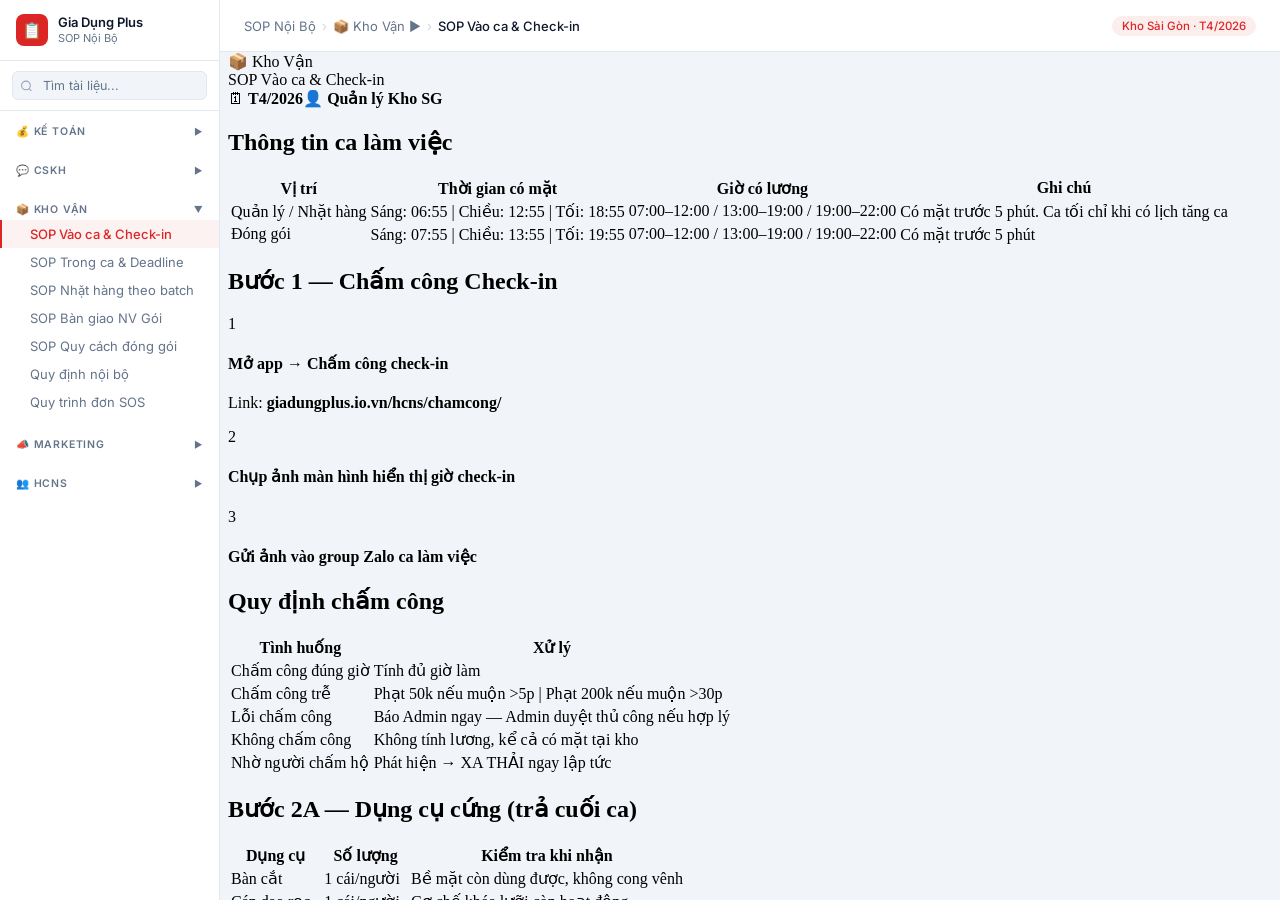
<file: index.html>
<!DOCTYPE html>
<html lang="vi">
<head>
<meta charset="UTF-8">
<meta name="viewport" content="width=device-width, initial-scale=1.0">
<title>SOP Nội Bộ — Gia Dụng Plus</title>
<link href="https://fonts.googleapis.com/css2?family=Inter:wght@300;400;500;600;700&display=swap" rel="stylesheet">
<style>
:root{--c-page:241 245 249;--c-card:255 255 255;--c-heading:15 23 42;--c-body:100 116 139;--c-line:226 232 240;--c-red:220 38 38;--sidebar-w:220px}
*{margin:0;padding:0;box-sizing:border-box}
body{font-family:'Inter',sans-serif;font-size:14px;background:rgb(var(--c-page));color:rgb(var(--c-heading));display:flex;height:100vh;overflow:hidden}
#sidebar{width:var(--sidebar-w);min-width:var(--sidebar-w);background:rgb(var(--c-card));border-right:1px solid rgb(var(--c-line));height:100vh;overflow-y:auto;flex-shrink:0}
.sidebar-logo{padding:14px 16px;border-bottom:1px solid rgb(var(--c-line));display:flex;align-items:center;gap:10px}
.logo-icon{width:32px;height:32px;background:rgb(var(--c-red));border-radius:8px;display:flex;align-items:center;justify-content:center;color:white;font-size:16px;flex-shrink:0}
.logo-text{font-size:13px;font-weight:600;color:rgb(var(--c-heading));line-height:1.2}
.logo-sub{font-size:11px;font-weight:400;color:rgb(var(--c-body))}
.sidebar-search{padding:10px 12px;border-bottom:1px solid rgb(var(--c-line));position:relative}
.sidebar-search input{width:100%;background:rgb(var(--c-page));border:1px solid rgb(var(--c-line));border-radius:6px;padding:6px 10px 6px 30px;font-family:'Inter',sans-serif;font-size:12.5px;color:rgb(var(--c-heading));outline:none}
.sidebar-search input:focus{border-color:rgb(var(--c-red))}
.sidebar-search input::placeholder{color:rgb(var(--c-body))}
.nav-section{padding:8px 0}
.nav-section-label{padding:6px 16px 4px;font-size:10.5px;font-weight:600;letter-spacing:.8px;text-transform:uppercase;color:rgb(var(--c-body));display:flex;align-items:center;justify-content:space-between;cursor:pointer;user-select:none}
.nav-toggle{font-size:9px;transition:transform .2s}
.nav-section.open .nav-toggle{transform:rotate(90deg)}
.nav-items{display:none}
.nav-section.open .nav-items{display:block}
.nav-item{display:flex;align-items:center;padding:6px 16px 6px 28px;font-size:13px;color:rgb(var(--c-body));cursor:pointer;transition:all .1s;border-left:2px solid transparent;white-space:nowrap;overflow:hidden;text-overflow:ellipsis}
.nav-item:hover{background:rgb(var(--c-page));color:rgb(var(--c-heading))}
.nav-item.active{background:rgb(220 38 38/.06);color:rgb(var(--c-red));border-left-color:rgb(var(--c-red));font-weight:500}
#main{flex:1;display:flex;flex-direction:column;height:100vh;overflow:hidden}
.topbar{background:rgb(var(--c-card));border-bottom:1px solid rgb(var(--c-line));padding:0 24px;height:52px;display:flex;align-items:center;justify-content:space-between;flex-shrink:0}
.breadcrumb{display:flex;align-items:center;gap:6px;font-size:13px;color:rgb(var(--c-body))}
.breadcrumb .current{color:rgb(var(--c-heading));font-weight:500}
.breadcrumb .home{cursor:pointer}.breadcrumb .home:hover{color:rgb(var(--c-heading))}
.badge{background:rgb(220 38 38/.08);color:rgb(var(--c-red));padding:3px 10px;border-radius:20px;font-size:11.5px;font-weight:500}
#frame-wrap{flex:1;overflow:hidden}
#content-frame{width:100%;height:100%;border:none;background:rgb(var(--c-page))}
#home-view{flex:1;overflow-y:auto;padding:24px;display:none}
.page-title{font-size:20px;font-weight:700;color:rgb(var(--c-heading));margin-bottom:4px}
.page-desc{font-size:13px;color:rgb(var(--c-body));margin-bottom:20px}
.dept-grid{display:grid;grid-template-columns:repeat(auto-fill,minmax(200px,1fr));gap:12px}
.dept-card{background:rgb(var(--c-card));border:1px solid rgb(var(--c-line));border-radius:10px;padding:20px;cursor:pointer;transition:all .15s}
.dept-card:hover{border-color:rgb(203 213 225);box-shadow:0 2px 12px rgb(0 0 0/.06);transform:translateY(-1px)}
.dept-card-icon{font-size:24px;margin-bottom:10px}
.dept-card-name{font-size:14px;font-weight:600;color:rgb(var(--c-heading));margin-bottom:4px}
.dept-card-count{font-size:12px;color:rgb(var(--c-body))}
.dept-card-bar{height:3px;border-radius:2px;margin-top:14px}
#sidebar::-webkit-scrollbar{width:4px}
#sidebar::-webkit-scrollbar-thumb{background:rgb(203 213 225);border-radius:2px}
</style>
</head>
<body>
<nav id="sidebar">
  <div class="sidebar-logo">
    <div class="logo-icon">📋</div>
    <div><div class="logo-text">Gia Dụng Plus</div><div class="logo-sub">SOP Nội Bộ</div></div>
  </div>
  <div class="sidebar-search">
    <svg width="13" height="13" viewBox="0 0 24 24" fill="none" stroke="currentColor" stroke-width="2" style="position:absolute;left:20px;top:50%;transform:translateY(-50%);color:#94a3b8"><circle cx="11" cy="11" r="8"/><path d="m21 21-4.35-4.35"/></svg>
    <input type="text" placeholder="Tìm tài liệu..." id="searchInput" oninput="handleSearch(this.value)">
  </div>

  <div class="nav-section" data-file="ketoan.html">
    <div class="nav-section-label" onclick="toggleSection(this)">💰 Kế Toán <span class="nav-toggle">▶</span></div>
    <div class="nav-items">
      <div class="nav-item" onclick="load('ketoan.html','xuat-hoadon',this)" data-search="kế toán xuất hóa đơn vat">Xuất hóa đơn VAT</div>
      <div class="nav-item" onclick="load('ketoan.html','doi-soat',this)" data-search="kế toán đối soát công nợ">Đối soát công nợ Shopee</div>
      <div class="nav-item" onclick="load('ketoan.html','bao-cao-thue',this)" data-search="kế toán báo cáo thuế">Báo cáo thuế định kỳ</div>
    </div>
  </div>

  <div class="nav-section" data-file="cskh.html">
    <div class="nav-section-label" onclick="toggleSection(this)">💬 CSKH <span class="nav-toggle">▶</span></div>
    <div class="nav-items">
      <div class="nav-item" onclick="load('cskh.html','xu-ly-khieu-nai',this)" data-search="cskh xử lý khiếu nại">Xử lý khiếu nại</div>
      <div class="nav-item" onclick="load('cskh.html','hoan-tra',this)" data-search="cskh hoàn trả đổi hàng">Hoàn trả / đổi hàng</div>
      <div class="nav-item" onclick="load('cskh.html','chat-tu-van',this)" data-search="cskh kịch bản chat">Kịch bản chat tư vấn</div>
    </div>
  </div>

  <div class="nav-section open" data-file="kho.html">
    <div class="nav-section-label" onclick="toggleSection(this)">📦 Kho Vận <span class="nav-toggle">▶</span></div>
    <div class="nav-items">
      <div class="nav-item active" onclick="load('kho.html','vao-ca',this)" data-search="kho vào ca check in">SOP Vào ca & Check-in</div>
      <div class="nav-item" onclick="load('kho.html','trong-ca',this)" data-search="kho trong ca deadline">SOP Trong ca & Deadline</div>
      <div class="nav-item" onclick="load('kho.html','nhat-hang',this)" data-search="kho nhặt hàng batch">SOP Nhặt hàng theo batch</div>
      <div class="nav-item" onclick="load('kho.html','ban-giao-goi',this)" data-search="kho bàn giao nv gói">SOP Bàn giao NV Gói</div>
      <div class="nav-item" onclick="load('kho.html','dong-goi',this)" data-search="kho đóng gói quy cách">SOP Quy cách đóng gói</div>
      <div class="nav-item" onclick="load('kho.html','quy-dinh',this)" data-search="kho quy định nội bộ kỷ luật">Quy định nội bộ</div>
      <div class="nav-item" onclick="load('kho.html','don-sos',this)" data-search="kho đơn sos check-in đầu ca">Quy trình đơn SOS</div>
    </div>
  </div>

  <div class="nav-section" data-file="mkt.html">
    <div class="nav-section-label" onclick="toggleSection(this)">📣 Marketing <span class="nav-toggle">▶</span></div>
    <div class="nav-items">
      <div class="nav-item" onclick="load('mkt.html','chay-quang-cao',this)" data-search="marketing shopee ads">Shopee Ads</div>
      <div class="nav-item" onclick="load('mkt.html','content-san-pham',this)" data-search="marketing content sản phẩm">Content sản phẩm</div>
      <div class="nav-item" onclick="load('mkt.html','flash-sale',this)" data-search="marketing flash sale">Đăng ký Flash Sale</div>
    </div>
  </div>

  <div class="nav-section" data-file="hcns.html">
    <div class="nav-section-label" onclick="toggleSection(this)">👥 HCNS <span class="nav-toggle">▶</span></div>
    <div class="nav-items">
      <div class="nav-item" onclick="load('hcns.html','onboarding',this)" data-search="hcns onboarding nhân viên">Onboarding nhân viên</div>
      <div class="nav-item" onclick="load('hcns.html','cham-cong',this)" data-search="hcns chấm công nghỉ phép">Chấm công / nghỉ phép</div>
      <div class="nav-item" onclick="load('hcns.html','luong-thuong',this)" data-search="hcns lương thưởng">Tính lương & thưởng</div>
    </div>
  </div>
</nav>

<div id="main">
  <div class="topbar">
    <div class="breadcrumb" id="breadcrumb">
      <span class="home" onclick="showHome()">SOP Nội Bộ</span>
    </div>
    <span class="badge">Kho Sài Gòn · T4/2026</span>
  </div>
  <div id="home-view">
    <div class="page-title">Quy trình & Hướng dẫn vận hành</div>
    <div class="page-desc">Tài liệu SOP nội bộ — 5 bộ phận · Áp dụng từ T4/2026</div>
    <div class="dept-grid">
      <div class="dept-card" onclick="load('ketoan.html','xuat-hoadon',null)"><div class="dept-card-icon">💰</div><div class="dept-card-name">Kế Toán</div><div class="dept-card-count">3 tài liệu</div><div class="dept-card-bar" style="background:rgb(220 38 38)"></div></div>
      <div class="dept-card" onclick="load('cskh.html','xu-ly-khieu-nai',null)"><div class="dept-card-icon">💬</div><div class="dept-card-name">CSKH</div><div class="dept-card-count">3 tài liệu</div><div class="dept-card-bar" style="background:rgb(22 163 74)"></div></div>
      <div class="dept-card" onclick="load('kho.html','vao-ca',null)"><div class="dept-card-icon">📦</div><div class="dept-card-name">Kho Vận</div><div class="dept-card-count">7 tài liệu</div><div class="dept-card-bar" style="background:rgb(37 99 235)"></div></div>
      <div class="dept-card" onclick="load('mkt.html','chay-quang-cao',null)"><div class="dept-card-icon">📣</div><div class="dept-card-name">Marketing</div><div class="dept-card-count">3 tài liệu</div><div class="dept-card-bar" style="background:rgb(234 88 12)"></div></div>
      <div class="dept-card" onclick="load('hcns.html','onboarding',null)"><div class="dept-card-icon">👥</div><div class="dept-card-name">HCNS</div><div class="dept-card-count">3 tài liệu</div><div class="dept-card-bar" style="background:rgb(124 58 237)"></div></div>
    </div>
  </div>
  <div id="frame-wrap" style="display:none">
    <iframe id="content-frame" src="kho.html#vao-ca"></iframe>
  </div>
</div>

<script>
let currentFile='';

function toggleSection(el){el.closest('.nav-section').classList.toggle('open')}

function load(file,docId,el){
  if(el){
    document.querySelectorAll('.nav-item').forEach(i=>i.classList.remove('active'));
    el.classList.add('active');
  }
  document.getElementById('home-view').style.display='none';
  document.getElementById('frame-wrap').style.display='block';
  const frame=document.getElementById('content-frame');
  if(currentFile!==file){
    frame.src=file+'#'+docId;
    currentFile=file;
  } else {
    frame.contentWindow.postMessage({type:'showDoc',id:docId},'*');
  }
  // breadcrumb
  const label=el?(el.closest('.nav-section').querySelector('.nav-section-label').textContent.trim()):'';
  const title=el?el.textContent.trim():'';
  document.getElementById('breadcrumb').innerHTML=
    '<span class="home" onclick="showHome()">SOP Nội Bộ</span><span style="color:#cbd5e1"> › </span><span>'+label+'</span><span style="color:#cbd5e1"> › </span><span class="current">'+title+'</span>';
}

function showHome(){
  document.getElementById('home-view').style.display='block';
  document.getElementById('frame-wrap').style.display='none';
  document.getElementById('breadcrumb').innerHTML='<span class="home" onclick="showHome()">SOP Nội Bộ</span>';
  document.querySelectorAll('.nav-item').forEach(i=>i.classList.remove('active'));
}

function handleSearch(val){
  const q=val.toLowerCase().trim();
  document.querySelectorAll('.nav-item').forEach(item=>{
    const text=(item.dataset.search||item.textContent).toLowerCase();
    item.style.display=(!q||text.includes(q))?'flex':'none';
  });
  if(q)document.querySelectorAll('.nav-section').forEach(s=>s.classList.add('open'));
}

// Load first doc on start
window.addEventListener('load',()=>load('kho.html','vao-ca',document.querySelector('.nav-item.active')));
</script>
</body>
</html>
</file>
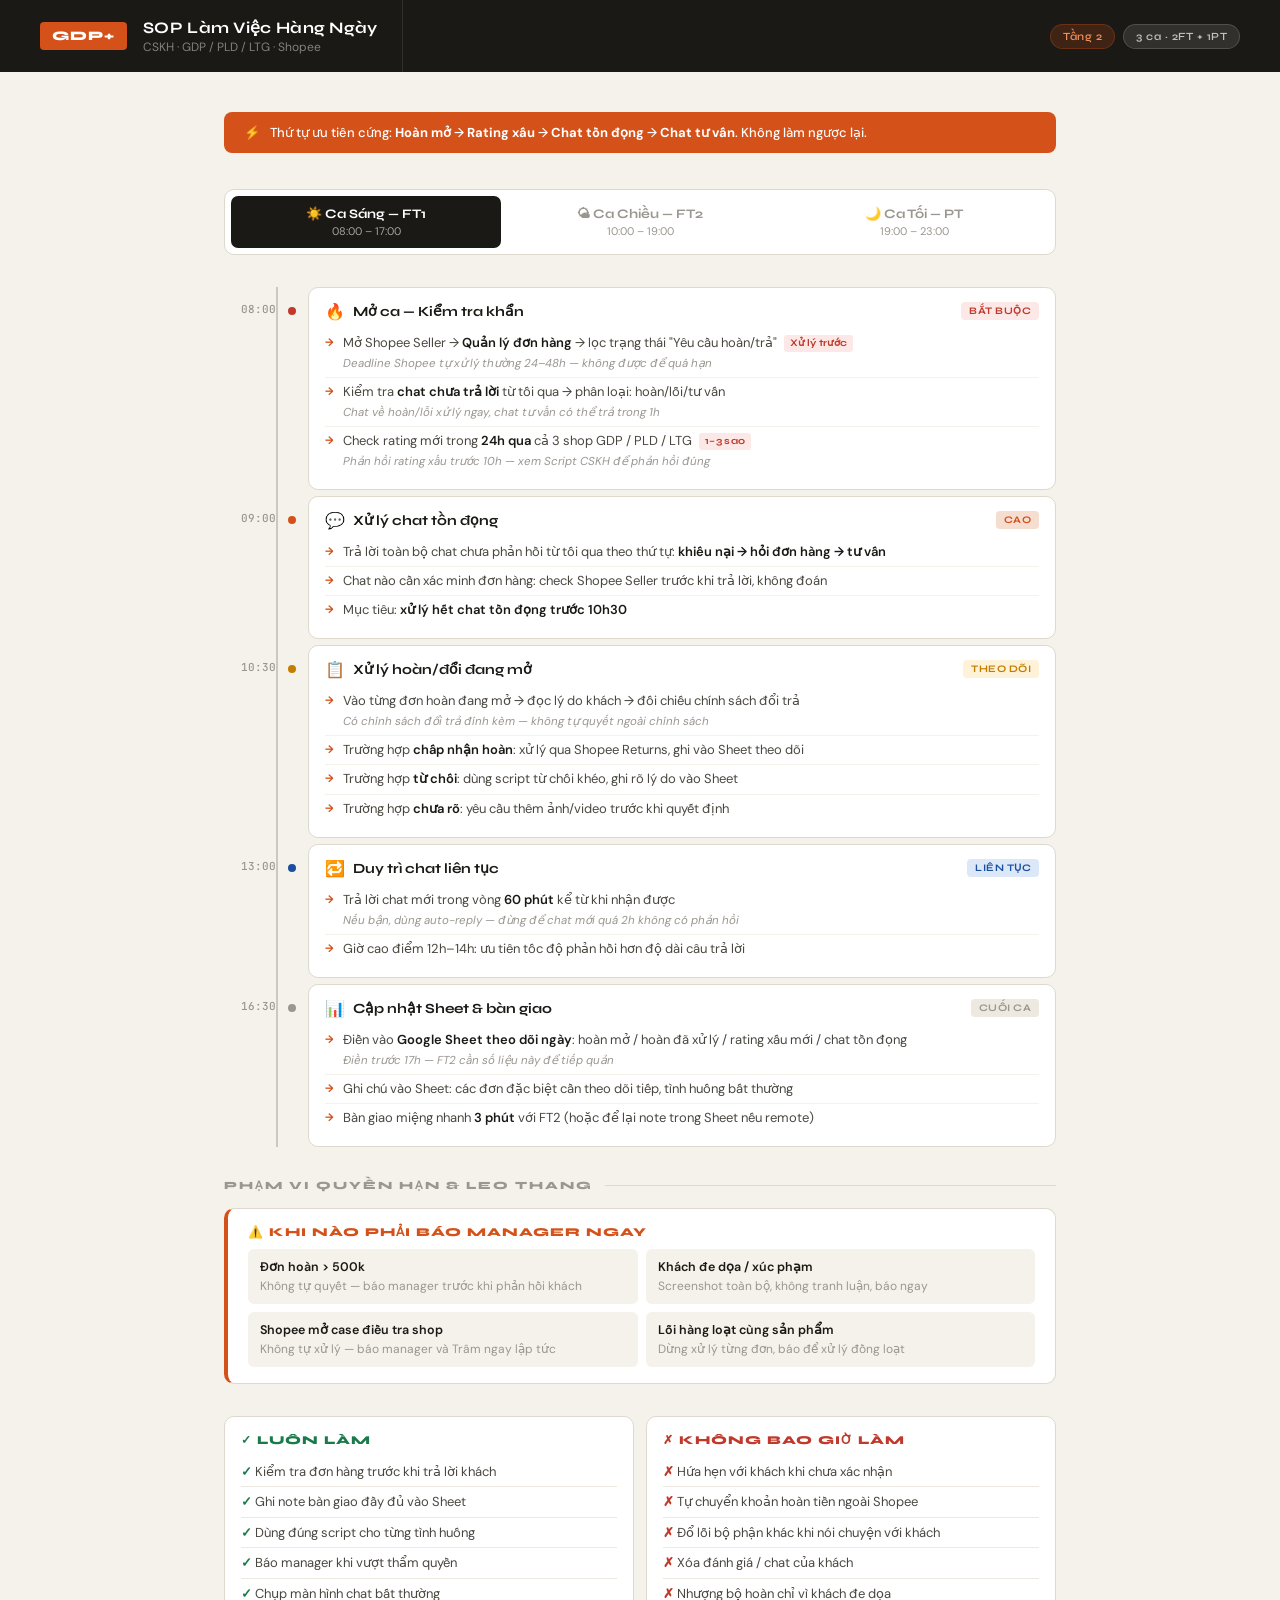
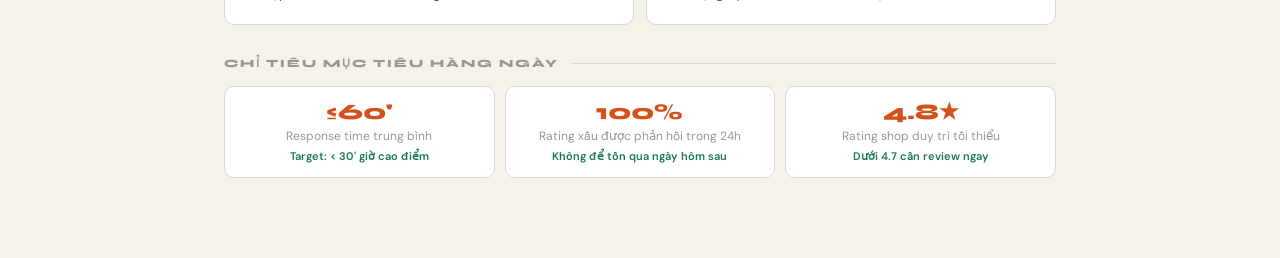
<file: cskh.html>
<!DOCTYPE html>
<html lang="vi">
<head>
<meta charset="UTF-8">
<meta name="viewport" content="width=device-width, initial-scale=1.0">
<title>SOP Hàng Ngày — CSKH Gia Dụng Plus</title>
<link href="https://fonts.googleapis.com/css2?family=Syne:wght@400;600;700;800&family=DM+Sans:wght@300;400;500;600&family=JetBrains+Mono:wght@400;500&display=swap" rel="stylesheet">
<style>
  :root {
    --bg: #f5f2eb;
    --bg2: #ede9e0;
    --surface: #ffffff;
    --border: #ddd9ce;
    --border2: #ccc8bb;
    --ink: #1a1915;
    --ink2: #4a4740;
    --ink3: #9a9690;
    --orange: #d4521a;
    --orange-light: #f5ddd0;
    --green: #1a7a4a;
    --green-light: #d4edd e;
    --green-light: #d8eddf;
    --red: #c0392b;
    --red-light: #fce8e6;
    --blue: #1a4fa0;
    --blue-light: #dce8f8;
    --yellow: #c47d00;
    --yellow-light: #fef3d8;
  }
  * { margin: 0; padding: 0; box-sizing: border-box; }

  body {
    font-family: 'DM Sans', sans-serif;
    background: var(--bg);
    color: var(--ink);
    min-height: 100vh;
  }

  /* HEADER */
  .header {
    background: var(--ink);
    color: white;
    padding: 0 40px;
    display: flex;
    align-items: stretch;
    min-height: 72px;
  }
  .header-brand {
    display: flex;
    align-items: center;
    gap: 16px;
    padding: 16px 0;
    border-right: 1px solid rgba(255,255,255,0.1);
    padding-right: 24px;
    margin-right: 24px;
  }
  .brand-box {
    background: var(--orange);
    font-family: 'Syne', sans-serif;
    font-weight: 800;
    font-size: 13px;
    letter-spacing: 1px;
    padding: 6px 12px;
    border-radius: 4px;
  }
  .header-title {
    font-family: 'Syne', sans-serif;
    font-size: 16px;
    font-weight: 700;
    letter-spacing: 0.3px;
  }
  .header-sub { font-size: 12px; color: rgba(255,255,255,0.45); margin-top: 2px; }
  .header-right {
    margin-left: auto;
    display: flex;
    align-items: center;
    gap: 8px;
  }
  .pill {
    font-size: 11px;
    font-weight: 600;
    padding: 5px 12px;
    border-radius: 20px;
    letter-spacing: 0.5px;
    font-family: 'Syne', sans-serif;
  }
  .pill-orange { background: rgba(212,82,26,0.2); color: #f0905a; border: 1px solid rgba(212,82,26,0.3); }
  .pill-white { background: rgba(255,255,255,0.1); color: rgba(255,255,255,0.7); border: 1px solid rgba(255,255,255,0.15); }

  /* CONTAINER */
  .container { max-width: 880px; margin: 0 auto; padding: 40px 24px 80px; }

  /* ALERT BAR */
  .alert-bar {
    background: var(--orange);
    color: white;
    padding: 12px 20px;
    border-radius: 8px;
    font-size: 13px;
    font-weight: 500;
    display: flex;
    align-items: center;
    gap: 10px;
    margin-bottom: 36px;
  }
  .alert-bar strong { font-weight: 700; }

  /* SHIFT TABS */
  .shift-nav {
    display: flex;
    gap: 0;
    margin-bottom: 32px;
    background: var(--surface);
    border: 1px solid var(--border);
    border-radius: 10px;
    overflow: hidden;
    padding: 6px;
    gap: 4px;
  }
  .shift-tab {
    flex: 1;
    padding: 10px 8px;
    border-radius: 7px;
    font-family: 'Syne', sans-serif;
    font-size: 13px;
    font-weight: 700;
    cursor: pointer;
    border: none;
    background: transparent;
    color: var(--ink3);
    transition: all 0.15s;
    text-align: center;
  }
  .shift-tab .shift-time { font-family: 'DM Sans', sans-serif; font-size: 11px; font-weight: 400; display: block; margin-top: 2px; color: var(--ink3); }
  .shift-tab.active { background: var(--ink); color: white; }
  .shift-tab.active .shift-time { color: rgba(255,255,255,0.6); }
  .shift-content { display: none; }
  .shift-content.active { display: block; }

  /* TIMELINE */
  .timeline { position: relative; }
  .timeline::before {
    content: '';
    position: absolute;
    left: 52px;
    top: 0; bottom: 0;
    width: 2px;
    background: var(--border2);
  }

  .tl-block {
    display: flex;
    gap: 0;
    margin-bottom: 6px;
    position: relative;
  }

  .tl-time {
    width: 52px;
    flex-shrink: 0;
    font-family: 'JetBrains Mono', monospace;
    font-size: 11px;
    font-weight: 500;
    color: var(--ink3);
    padding-top: 16px;
    text-align: right;
    padding-right: 0;
    line-height: 1.2;
  }

  .tl-dot-wrap {
    width: 32px;
    flex-shrink: 0;
    display: flex;
    flex-direction: column;
    align-items: center;
    padding-top: 18px;
    position: relative;
    z-index: 1;
  }
  .tl-dot {
    width: 12px; height: 12px;
    border-radius: 50%;
    border: 2px solid var(--bg);
    flex-shrink: 0;
  }

  .tl-card {
    flex: 1;
    background: var(--surface);
    border: 1px solid var(--border);
    border-radius: 10px;
    padding: 14px 16px;
    margin-bottom: 0;
  }
  .tl-card:hover { border-color: var(--border2); }

  .tl-card-top {
    display: flex;
    align-items: flex-start;
    justify-content: space-between;
    gap: 12px;
    margin-bottom: 8px;
  }
  .tl-card-title {
    font-family: 'Syne', sans-serif;
    font-size: 14px;
    font-weight: 700;
    color: var(--ink);
    display: flex;
    align-items: center;
    gap: 8px;
  }
  .tl-card-title .icon { font-size: 16px; }
  .priority-badge {
    font-size: 10px;
    font-weight: 700;
    padding: 3px 8px;
    border-radius: 4px;
    letter-spacing: 0.5px;
    text-transform: uppercase;
    flex-shrink: 0;
    font-family: 'Syne', sans-serif;
  }
  .p-critical { background: var(--red-light); color: var(--red); }
  .p-high { background: var(--orange-light); color: var(--orange); }
  .p-medium { background: var(--yellow-light); color: var(--yellow); }
  .p-low { background: var(--blue-light); color: var(--blue); }
  .p-routine { background: var(--bg2); color: var(--ink3); }

  .tl-steps {
    list-style: none;
    margin-top: 6px;
  }
  .tl-steps li {
    font-size: 13px;
    color: var(--ink2);
    padding: 4px 0 4px 18px;
    position: relative;
    line-height: 1.55;
    border-bottom: 1px solid var(--bg);
  }
  .tl-steps li:last-child { border-bottom: none; }
  .tl-steps li::before {
    content: '→';
    position: absolute;
    left: 0;
    color: var(--orange);
    font-weight: 700;
    font-size: 11px;
    top: 5px;
  }
  .tl-steps li .note {
    font-size: 11.5px;
    color: var(--ink3);
    display: block;
    margin-top: 2px;
    font-style: italic;
  }
  .tl-steps li strong { color: var(--ink); font-weight: 600; }
  .tl-steps li .tag-inline {
    display: inline-block;
    font-size: 10px;
    font-weight: 700;
    padding: 1px 6px;
    border-radius: 3px;
    margin-left: 4px;
    vertical-align: middle;
    font-family: 'Syne', sans-serif;
    letter-spacing: 0.3px;
  }
  .ti-red { background: var(--red-light); color: var(--red); }
  .ti-orange { background: var(--orange-light); color: var(--orange); }
  .ti-blue { background: var(--blue-light); color: var(--blue); }
  .ti-green { background: var(--green-light); color: var(--green); }

  /* RULE SECTION */
  .rule-row {
    display: grid;
    grid-template-columns: 1fr 1fr;
    gap: 12px;
    margin-top: 32px;
  }
  .rule-box {
    background: var(--surface);
    border: 1px solid var(--border);
    border-radius: 10px;
    padding: 16px;
  }
  .rule-box-title {
    font-family: 'Syne', sans-serif;
    font-size: 12px;
    font-weight: 800;
    letter-spacing: 1px;
    text-transform: uppercase;
    margin-bottom: 10px;
    display: flex;
    align-items: center;
    gap: 6px;
  }
  .rule-box.do .rule-box-title { color: var(--green); }
  .rule-box.dont .rule-box-title { color: var(--red); }
  .rule-box ul { list-style: none; }
  .rule-box li {
    font-size: 13px;
    color: var(--ink2);
    padding: 5px 0 5px 14px;
    position: relative;
    border-bottom: 1px solid var(--bg2);
    line-height: 1.5;
  }
  .rule-box li:last-child { border-bottom: none; }
  .rule-box.do li::before { content: '✓'; position: absolute; left: 0; color: var(--green); font-weight: 700; }
  .rule-box.dont li::before { content: '✗'; position: absolute; left: 0; color: var(--red); font-weight: 700; }

  /* ESCALATION */
  .escalation-box {
    background: var(--surface);
    border: 1px solid var(--border);
    border-left: 4px solid var(--orange);
    border-radius: 10px;
    padding: 16px 20px;
    margin-top: 12px;
  }
  .escalation-title {
    font-family: 'Syne', sans-serif;
    font-size: 12px;
    font-weight: 800;
    letter-spacing: 1px;
    text-transform: uppercase;
    color: var(--orange);
    margin-bottom: 10px;
  }
  .escalation-grid {
    display: grid;
    grid-template-columns: 1fr 1fr;
    gap: 8px;
  }
  .esc-item {
    background: var(--bg);
    border-radius: 6px;
    padding: 10px 12px;
    font-size: 12.5px;
  }
  .esc-trigger { font-weight: 600; color: var(--ink); margin-bottom: 3px; }
  .esc-action { color: var(--ink3); font-size: 12px; }

  /* DIVIDER */
  .section-label {
    font-family: 'Syne', sans-serif;
    font-size: 11px;
    font-weight: 800;
    letter-spacing: 2px;
    text-transform: uppercase;
    color: var(--ink3);
    margin: 32px 0 16px;
    display: flex;
    align-items: center;
    gap: 12px;
  }
  .section-label::after {
    content: '';
    flex: 1;
    height: 1px;
    background: var(--border);
  }

  /* KPI ROW */
  .kpi-row {
    display: grid;
    grid-template-columns: repeat(3, 1fr);
    gap: 10px;
    margin-top: 16px;
  }
  .kpi-card {
    background: var(--surface);
    border: 1px solid var(--border);
    border-radius: 10px;
    padding: 14px 16px;
    text-align: center;
  }
  .kpi-value {
    font-family: 'Syne', sans-serif;
    font-size: 22px;
    font-weight: 800;
    color: var(--orange);
    line-height: 1;
  }
  .kpi-label { font-size: 12px; color: var(--ink3); margin-top: 5px; line-height: 1.4; }
  .kpi-target { font-size: 11px; color: var(--green); font-weight: 600; margin-top: 4px; }

  @media (max-width: 600px) {
    .header { padding: 0 16px; }
    .container { padding: 20px 14px 60px; }
    .rule-row { grid-template-columns: 1fr; }
    .escalation-grid { grid-template-columns: 1fr; }
    .kpi-row { grid-template-columns: 1fr 1fr; }
    .timeline::before { left: 44px; }
    .tl-time { width: 44px; }
  }
</style>
</head>
<body>

<div class="header">
  <div class="header-brand">
    <div class="brand-box">GDP+</div>
    <div>
      <div class="header-title">SOP Làm Việc Hàng Ngày</div>
      <div class="header-sub">CSKH · GDP / PLD / LTG · Shopee</div>
    </div>
  </div>
  <div class="header-right">
    <span class="pill pill-orange">Tầng 2</span>
    <span class="pill pill-white">3 ca · 2FT + 1PT</span>
  </div>
</div>

<div class="container">

  <div class="alert-bar">
    ⚡ <span>Thứ tự ưu tiên cứng: <strong>Hoàn mở</strong> → <strong>Rating xấu</strong> → <strong>Chat tồn đọng</strong> → <strong>Chat tư vấn</strong>. Không làm ngược lại.</span>
  </div>

  <!-- SHIFT TABS -->
  <div class="shift-nav">
    <button class="shift-tab active" onclick="switchShift('ca-sang')">
      ☀️ Ca Sáng — FT1
      <span class="shift-time">08:00 – 17:00</span>
    </button>
    <button class="shift-tab" onclick="switchShift('ca-chieu')">
      🌤 Ca Chiều — FT2
      <span class="shift-time">10:00 – 19:00</span>
    </button>
    <button class="shift-tab" onclick="switchShift('ca-toi')">
      🌙 Ca Tối — PT
      <span class="shift-time">19:00 – 23:00</span>
    </button>
  </div>

  <!-- CA SÁNG -->
  <div class="shift-content active" id="ca-sang">
    <div class="timeline">

      <div class="tl-block">
        <div class="tl-time">08:00</div>
        <div class="tl-dot-wrap"><div class="tl-dot" style="background:var(--red)"></div></div>
        <div class="tl-card">
          <div class="tl-card-top">
            <div class="tl-card-title"><span class="icon">🔥</span> Mở ca — Kiểm tra khẩn</div>
            <span class="priority-badge p-critical">Bắt buộc</span>
          </div>
          <ul class="tl-steps">
            <li>Mở Shopee Seller → <strong>Quản lý đơn hàng</strong> → lọc trạng thái "Yêu cầu hoàn/trả" <span class="tag-inline ti-red">Xử lý trước</span>
              <span class="note">Deadline Shopee tự xử lý thường 24–48h — không được để quá hạn</span>
            </li>
            <li>Kiểm tra <strong>chat chưa trả lời</strong> từ tối qua → phân loại: hoàn/lỗi/tư vấn
              <span class="note">Chat về hoàn/lỗi xử lý ngay, chat tư vấn có thể trả trong 1h</span>
            </li>
            <li>Check rating mới trong <strong>24h qua</strong> cả 3 shop GDP / PLD / LTG <span class="tag-inline ti-red">1–3 sao</span>
              <span class="note">Phản hồi rating xấu trước 10h — xem Script CSKH để phản hồi đúng</span>
            </li>
          </ul>
        </div>
      </div>

      <div class="tl-block">
        <div class="tl-time">09:00</div>
        <div class="tl-dot-wrap"><div class="tl-dot" style="background:var(--orange)"></div></div>
        <div class="tl-card">
          <div class="tl-card-top">
            <div class="tl-card-title"><span class="icon">💬</span> Xử lý chat tồn đọng</div>
            <span class="priority-badge p-high">Cao</span>
          </div>
          <ul class="tl-steps">
            <li>Trả lời toàn bộ chat chưa phản hồi từ tối qua theo thứ tự: <strong>khiếu nại → hỏi đơn hàng → tư vấn</strong></li>
            <li>Chat nào cần xác minh đơn hàng: check Shopee Seller trước khi trả lời, không đoán</li>
            <li>Mục tiêu: <strong>xử lý hết chat tồn đọng trước 10h30</strong></li>
          </ul>
        </div>
      </div>

      <div class="tl-block">
        <div class="tl-time">10:30</div>
        <div class="tl-dot-wrap"><div class="tl-dot" style="background:var(--yellow)"></div></div>
        <div class="tl-card">
          <div class="tl-card-top">
            <div class="tl-card-title"><span class="icon">📋</span> Xử lý hoàn/đổi đang mở</div>
            <span class="priority-badge p-medium">Theo dõi</span>
          </div>
          <ul class="tl-steps">
            <li>Vào từng đơn hoàn đang mở → đọc lý do khách → đối chiếu chính sách đổi trả
              <span class="note">Có chính sách đổi trả đính kèm — không tự quyết ngoài chính sách</span>
            </li>
            <li>Trường hợp <strong>chấp nhận hoàn</strong>: xử lý qua Shopee Returns, ghi vào Sheet theo dõi</li>
            <li>Trường hợp <strong>từ chối</strong>: dùng script từ chối khéo, ghi rõ lý do vào Sheet</li>
            <li>Trường hợp <strong>chưa rõ</strong>: yêu cầu thêm ảnh/video trước khi quyết định</li>
          </ul>
        </div>
      </div>

      <div class="tl-block">
        <div class="tl-time">13:00</div>
        <div class="tl-dot-wrap"><div class="tl-dot" style="background:var(--blue)"></div></div>
        <div class="tl-card">
          <div class="tl-card-top">
            <div class="tl-card-title"><span class="icon">🔁</span> Duy trì chat liên tục</div>
            <span class="priority-badge p-low">Liên tục</span>
          </div>
          <ul class="tl-steps">
            <li>Trả lời chat mới trong vòng <strong>60 phút</strong> kể từ khi nhận được
              <span class="note">Nếu bận, dùng auto-reply — đừng để chat mới quá 2h không có phản hồi</span>
            </li>
            <li>Giờ cao điểm 12h–14h: ưu tiên tốc độ phản hồi hơn độ dài câu trả lời</li>
          </ul>
        </div>
      </div>

      <div class="tl-block">
        <div class="tl-time">16:30</div>
        <div class="tl-dot-wrap"><div class="tl-dot" style="background:var(--ink3)"></div></div>
        <div class="tl-card">
          <div class="tl-card-top">
            <div class="tl-card-title"><span class="icon">📊</span> Cập nhật Sheet & bàn giao</div>
            <span class="priority-badge p-routine">Cuối ca</span>
          </div>
          <ul class="tl-steps">
            <li>Điền vào <strong>Google Sheet theo dõi ngày</strong>: hoàn mở / hoàn đã xử lý / rating xấu mới / chat tồn đọng
              <span class="note">Điền trước 17h — FT2 cần số liệu này để tiếp quản</span>
            </li>
            <li>Ghi chú vào Sheet: các đơn đặc biệt cần theo dõi tiếp, tình huống bất thường</li>
            <li>Bàn giao miệng nhanh <strong>3 phút</strong> với FT2 (hoặc để lại note trong Sheet nếu remote)</li>
          </ul>
        </div>
      </div>

    </div>
  </div>

  <!-- CA CHIỀU -->
  <div class="shift-content" id="ca-chieu">
    <div class="timeline">

      <div class="tl-block">
        <div class="tl-time">10:00</div>
        <div class="tl-dot-wrap"><div class="tl-dot" style="background:var(--red)"></div></div>
        <div class="tl-card">
          <div class="tl-card-top">
            <div class="tl-card-title"><span class="icon">📥</span> Mở ca — Check tiếp FT1</div>
            <span class="priority-badge p-critical">Bắt buộc</span>
          </div>
          <ul class="tl-steps">
            <li>Đọc note bàn giao từ FT1 trong Sheet theo dõi <span class="tag-inline ti-orange">Đọc trước</span></li>
            <li>Hỗ trợ xử lý phần hoàn/đổi còn tồn đọng từ sáng nếu FT1 chưa xử lý hết</li>
            <li>Check rating mới trong <strong>2–3h qua</strong> — phản hồi nếu chưa được xử lý</li>
          </ul>
        </div>
      </div>

      <div class="tl-block">
        <div class="tl-time">11:00</div>
        <div class="tl-dot-wrap"><div class="tl-dot" style="background:var(--orange)"></div></div>
        <div class="tl-card">
          <div class="tl-card-top">
            <div class="tl-card-title"><span class="icon">💬</span> Duy trì chat giờ cao điểm</div>
            <span class="priority-badge p-high">Cao</span>
          </div>
          <ul class="tl-steps">
            <li>Khung 11h–14h là giờ cao điểm chat — tập trung phản hồi nhanh, mục tiêu <strong>dưới 30 phút</strong></li>
            <li>Tư vấn sản phẩm: dùng script tư vấn, hỏi thêm nhu cầu trước khi gợi ý</li>
            <li>Phát hiện pattern câu hỏi lặp lại → note vào Sheet để cập nhật FAQ sau</li>
          </ul>
        </div>
      </div>

      <div class="tl-block">
        <div class="tl-time">15:00</div>
        <div class="tl-dot-wrap"><div class="tl-dot" style="background:var(--yellow)"></div></div>
        <div class="tl-card">
          <div class="tl-card-top">
            <div class="tl-card-title"><span class="icon">⭐</span> Review & phản hồi rating</div>
            <span class="priority-badge p-medium">Hàng ngày</span>
          </div>
          <ul class="tl-steps">
            <li>Scan toàn bộ rating mới trong ngày cả 3 shop — ưu tiên <strong>1–3 sao chưa được phản hồi</strong></li>
            <li>Phản hồi rating xấu theo script — không tranh luận, không xóa bình luận</li>
            <li>Rating 4–5 sao: có thể cảm ơn ngắn nếu khách có comment đặc biệt</li>
          </ul>
        </div>
      </div>

      <div class="tl-block">
        <div class="tl-time">17:00</div>
        <div class="tl-dot-wrap"><div class="tl-dot" style="background:var(--blue)"></div></div>
        <div class="tl-card">
          <div class="tl-card-top">
            <div class="tl-card-title"><span class="icon">📈</span> Tổng hợp số liệu ngày</div>
            <span class="priority-badge p-low">Báo cáo</span>
          </div>
          <ul class="tl-steps">
            <li>Cập nhật đầy đủ Google Sheet: tổng đơn hoàn / rating trung bình / số chat trong ngày</li>
            <li>Flag các đơn hoàn giá trị cao (&gt; 500k) hoặc tình huống bất thường để báo manager</li>
            <li>Giờ cao điểm chiều 17h–19h: duy trì phản hồi chat nhanh</li>
          </ul>
        </div>
      </div>

      <div class="tl-block">
        <div class="tl-time">18:45</div>
        <div class="tl-dot-wrap"><div class="tl-dot" style="background:var(--ink3)"></div></div>
        <div class="tl-card">
          <div class="tl-card-top">
            <div class="tl-card-title"><span class="icon">🌙</span> Bàn giao ca tối</div>
            <span class="priority-badge p-routine">Cuối ca</span>
          </div>
          <ul class="tl-steps">
            <li>Ghi note bàn giao vào Sheet: hoàn nào đang chờ xử lý, khách nào cần follow-up, tình huống đặc biệt</li>
            <li>Đảm bảo <strong>auto-reply đang bật</strong> trên cả 3 shop trước khi kết ca</li>
          </ul>
        </div>
      </div>

    </div>
  </div>

  <!-- CA TỐI -->
  <div class="shift-content" id="ca-toi">
    <div class="timeline">

      <div class="tl-block">
        <div class="tl-time">19:00</div>
        <div class="tl-dot-wrap"><div class="tl-dot" style="background:var(--red)"></div></div>
        <div class="tl-card">
          <div class="tl-card-top">
            <div class="tl-card-title"><span class="icon">📥</span> Mở ca — Đọc bàn giao</div>
            <span class="priority-badge p-critical">Bắt buộc</span>
          </div>
          <ul class="tl-steps">
            <li>Đọc note bàn giao từ FT2 trong Google Sheet <span class="tag-inline ti-red">Bắt buộc</span></li>
            <li>Check hoàn mở nếu có deadline trong đêm — xử lý hoặc note rõ cho sáng hôm sau</li>
            <li>Xác nhận <strong>auto-reply đang hoạt động</strong> đúng trên cả 3 shop</li>
          </ul>
        </div>
      </div>

      <div class="tl-block">
        <div class="tl-time">19:30</div>
        <div class="tl-dot-wrap"><div class="tl-dot" style="background:var(--orange)"></div></div>
        <div class="tl-card">
          <div class="tl-card-top">
            <div class="tl-card-title"><span class="icon">💬</span> Chat giờ tối — Tốc độ quan trọng</div>
            <span class="priority-badge p-high">Cao</span>
          </div>
          <ul class="tl-steps">
            <li>Khung 19h–21h: khách hàng online đông, ưu tiên phản hồi nhanh <strong>dưới 30 phút</strong></li>
            <li>Tư vấn sản phẩm chiếm nhiều — dùng script tư vấn, không trả lời thiếu thông tin</li>
            <li>Chat phức tạp (hoàn/lỗi): ghi nhận, hẹn xử lý sáng, không hứa hẹn vượt thẩm quyền</li>
          </ul>
        </div>
      </div>

      <div class="tl-block">
        <div class="tl-time">21:00</div>
        <div class="tl-dot-wrap"><div class="tl-dot" style="background:var(--yellow)"></div></div>
        <div class="tl-card">
          <div class="tl-card-top">
            <div class="tl-card-title"><span class="icon">⭐</span> Rating & theo dõi đơn</div>
            <span class="priority-badge p-medium">Tối</span>
          </div>
          <ul class="tl-steps">
            <li>Check rating mới từ 19h — phản hồi rating <strong>1–3 sao</strong> ngay trong ca tối</li>
            <li>Theo dõi đơn hàng giao trong ngày — nếu có đơn chậm bất thường, note vào Sheet</li>
          </ul>
        </div>
      </div>

      <div class="tl-block">
        <div class="tl-time">22:30</div>
        <div class="tl-dot-wrap"><div class="tl-dot" style="background:var(--ink3)"></div></div>
        <div class="tl-card">
          <div class="tl-card-top">
            <div class="tl-card-title"><span class="icon">📝</span> Đóng ca — Ghi note sáng</div>
            <span class="priority-badge p-routine">Cuối ca</span>
          </div>
          <ul class="tl-steps">
            <li>Ghi vào Google Sheet: tổng chat ca tối / vấn đề tồn đọng / đơn cần xử lý gấp sáng mai</li>
            <li>Xác nhận auto-reply bật, tắt Shopee Seller app</li>
            <li>Nhắn vào group nội bộ nếu có tình huống cần xử lý gấp trước 8h sáng <span class="tag-inline ti-orange">Khẩn</span></li>
          </ul>
        </div>
      </div>

    </div>
  </div>

  <!-- QUYỀN HẠN & THANG LEO -->
  <div class="section-label">Phạm vi quyền hạn & Leo thang</div>

  <div class="escalation-box">
    <div class="escalation-title">⚠️ Khi nào phải báo Manager ngay</div>
    <div class="escalation-grid">
      <div class="esc-item">
        <div class="esc-trigger">Đơn hoàn > 500k</div>
        <div class="esc-action">Không tự quyết — báo manager trước khi phản hồi khách</div>
      </div>
      <div class="esc-item">
        <div class="esc-trigger">Khách đe dọa / xúc phạm</div>
        <div class="esc-action">Screenshot toàn bộ, không tranh luận, báo ngay</div>
      </div>
      <div class="esc-item">
        <div class="esc-trigger">Shopee mở case điều tra shop</div>
        <div class="esc-action">Không tự xử lý — báo manager và Trâm ngay lập tức</div>
      </div>
      <div class="esc-item">
        <div class="esc-trigger">Lỗi hàng loạt cùng sản phẩm</div>
        <div class="esc-action">Dừng xử lý từng đơn, báo để xử lý đồng loạt</div>
      </div>
    </div>
  </div>

  <!-- DO / DONT -->
  <div class="rule-row">
    <div class="rule-box do">
      <div class="rule-box-title">✓ Luôn làm</div>
      <ul>
        <li>Kiểm tra đơn hàng trước khi trả lời khách</li>
        <li>Ghi note bàn giao đầy đủ vào Sheet</li>
        <li>Dùng đúng script cho từng tình huống</li>
        <li>Báo manager khi vượt thẩm quyền</li>
        <li>Chụp màn hình chat bất thường</li>
      </ul>
    </div>
    <div class="rule-box dont">
      <div class="rule-box-title">✗ Không bao giờ làm</div>
      <ul>
        <li>Hứa hẹn với khách khi chưa xác nhận</li>
        <li>Tự chuyển khoản hoàn tiền ngoài Shopee</li>
        <li>Đổ lỗi bộ phận khác khi nói chuyện với khách</li>
        <li>Xóa đánh giá / chat của khách</li>
        <li>Nhượng bộ hoàn chỉ vì khách đe dọa</li>
      </ul>
    </div>
  </div>

  <!-- KPI TARGET -->
  <div class="section-label">Chỉ tiêu mục tiêu hàng ngày</div>
  <div class="kpi-row">
    <div class="kpi-card">
      <div class="kpi-value">≤60'</div>
      <div class="kpi-label">Response time trung bình</div>
      <div class="kpi-target">Target: &lt; 30' giờ cao điểm</div>
    </div>
    <div class="kpi-card">
      <div class="kpi-value">100%</div>
      <div class="kpi-label">Rating xấu được phản hồi trong 24h</div>
      <div class="kpi-target">Không để tồn qua ngày hôm sau</div>
    </div>
    <div class="kpi-card">
      <div class="kpi-value">4.8★</div>
      <div class="kpi-label">Rating shop duy trì tối thiểu</div>
      <div class="kpi-target">Dưới 4.7 cần review ngay</div>
    </div>
  </div>

</div>

<script>
function switchShift(id) {
  document.querySelectorAll('.shift-tab').forEach(t => t.classList.remove('active'));
  document.querySelectorAll('.shift-content').forEach(c => c.classList.remove('active'));
  document.getElementById(id).classList.add('active');
  event.currentTarget.classList.add('active');
}
</script>
</body>
</html>
</file>
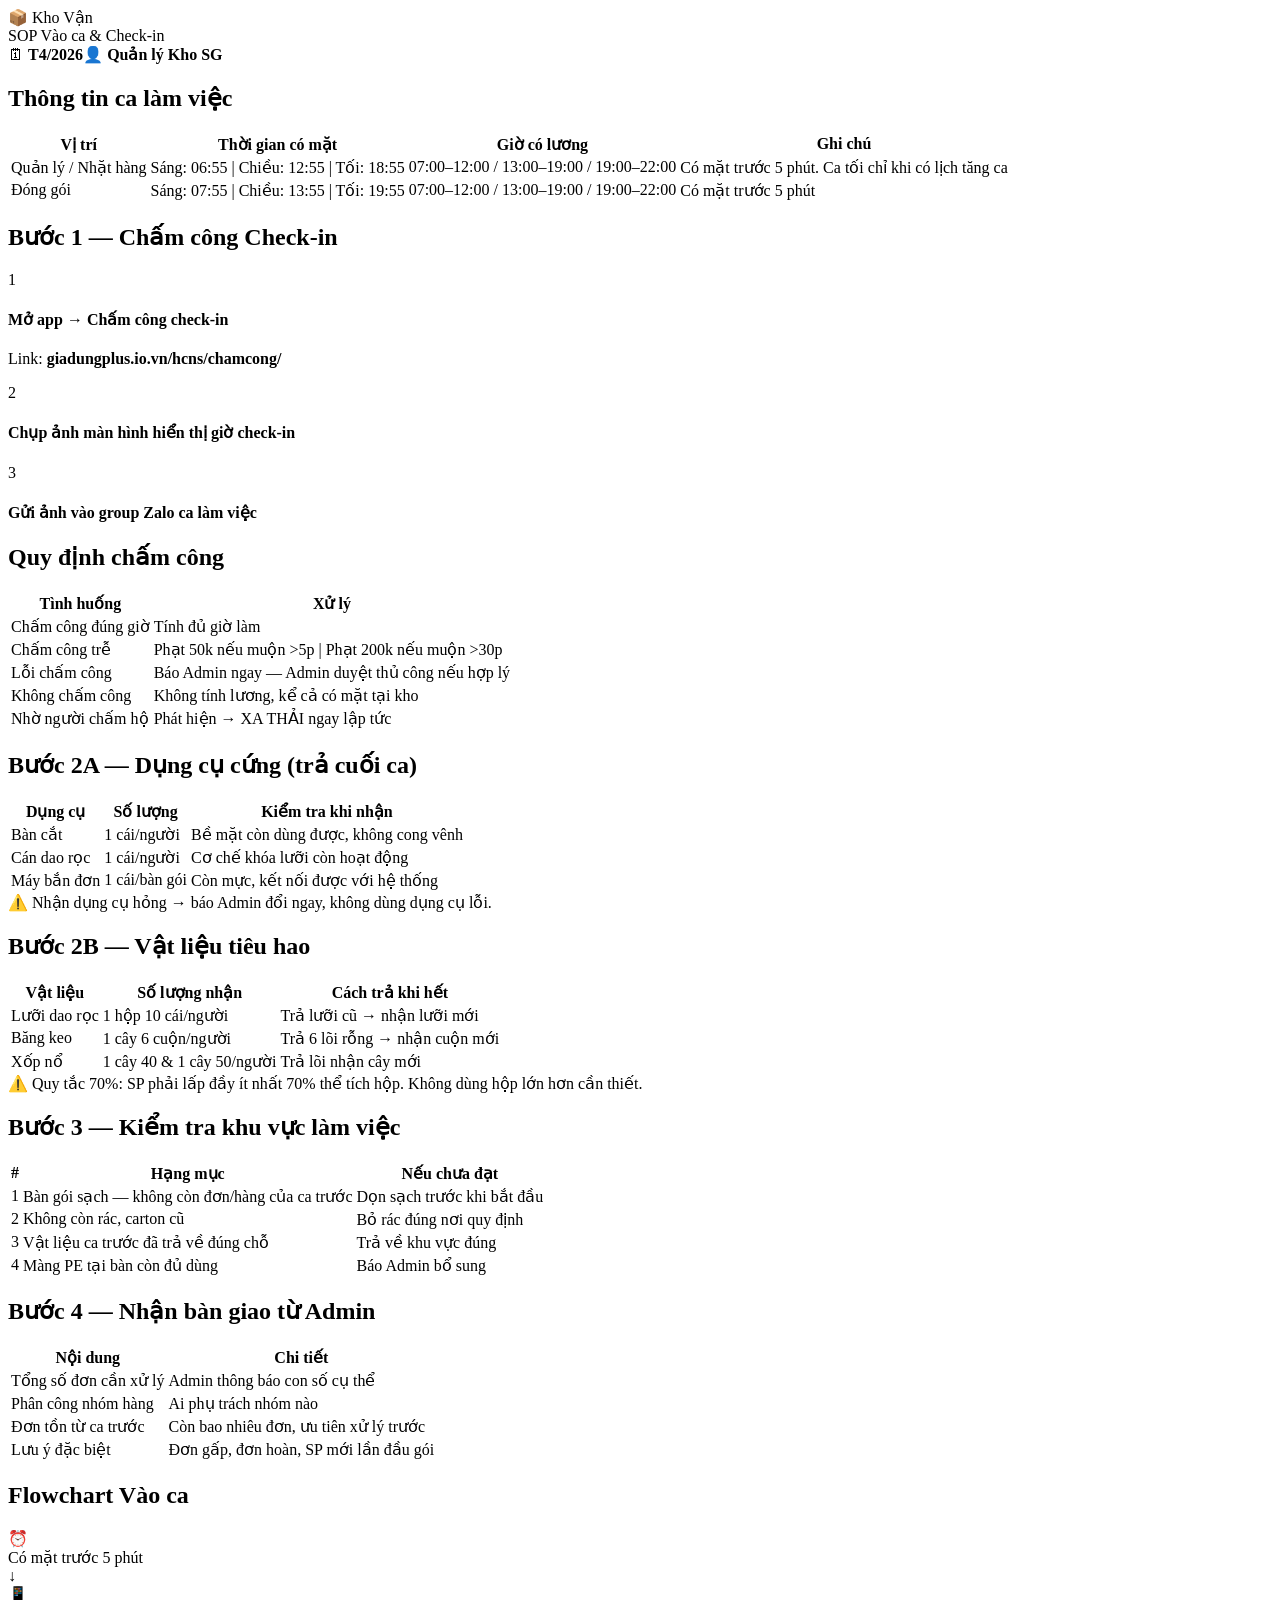
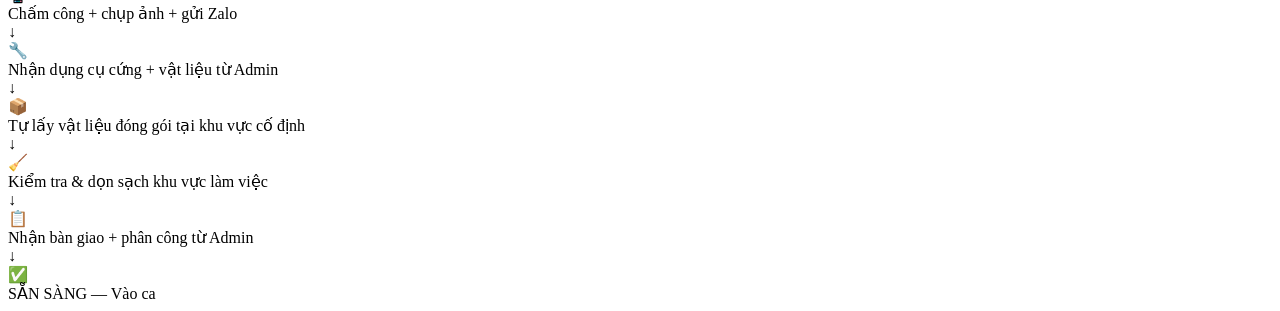
<file: kho.html>
<!DOCTYPE html>
<html lang="vi">
<head>
<meta charset="UTF-8">
<meta name="viewport" content="width=device-width, initial-scale=1.0">
<link href="https://fonts.googleapis.com/css2?family=Inter:wght@300;400;500;600;700&display=swap" rel="stylesheet">
<style>
YPE html>
<html lang="vi">
<head>
<meta charset="UTF-8">
<meta name="viewport" content="width=device-width, initial-scale=1.0">
<title>SOP Nội Bộ — Gia Dụng Plus</title>
<link rel="stylesheet" href="shared.css">
</head>
<body>
<nav id="sidebar"></nav>
<div id="main">
  <div class="topbar">
    <div class="breadcrumb"><span class="cur">SOP Nội Bộ</span></div>
    <span class="badge">Gia Dụng Plus · T4/2026</span>
  </div>
  <div id="content">
    <div style="margin-bottom:20px">
      <div style="font-size:20px;font-weight:700;color:rgb(var(--c-heading));margin-bottom:4px">Quy trình & Hướng dẫn vận hành</div>
      <div style="font-size:13px;color:rgb(var(--c-body))">Tài liệu SOP nội bộ — 5 bộ phận · Áp dụng từ T4/2026</div>
    </div>
    <div style="display:grid;grid-template-columns:repeat(auto-fill,minmax(200px,1fr));gap:12px">
      <a href="ketoan.html" style="text-decoration:none">
        <div style="background:rgb(var(--c-card));border:1px solid rgb(var(--c-line));border-radius:10px;padding:20px;cursor:pointer;transition:all .15s" onmouseover="this.style.boxShadow='0 2px 12px rgb(0 0 0/.06)';this.style.transform='translateY(-1px)'" onmouseout="this.style.boxShadow='';this.style.transform=''">
          <div style="font-size:24px;margin-bottom:10px">💰</div>
          <div style="font-size:14px;font-weight:600;color:rgb(var(--c-heading));margin-bottom:4px">Kế Toán</div>
          <div style="font-size:12px;color:rgb(var(--c-body))">3 tài liệu</div>
          <div style="height:3px;border-radius:2px;margin-top:14px;background:rgb(220 38 38)"></div>
        </div>
      </a>
      <a href="cskh.html" style="text-decoration:none">
        <div style="background:rgb(var(--c-card));border:1px solid rgb(var(--c-line));border-radius:10px;padding:20px;cursor:pointer;transition:all .15s" onmouseover="this.style.boxShadow='0 2px 12px rgb(0 0 0/.06)';this.style.transform='translateY(-1px)'" onmouseout="this.style.boxShadow='';this.style.transform=''">
          <div style="font-size:24px;margin-bottom:10px">💬</div>
          <div style="font-size:14px;font-weight:600;color:rgb(var(--c-heading));margin-bottom:4px">CSKH</div>
          <div style="font-size:12px;color:rgb(var(--c-body))">3 tài liệu</div>
          <div style="height:3px;border-radius:2px;margin-top:14px;background:rgb(22 163 74)"></div>
        </div>
      </a>
      <a href="kho.html" style="text-decoration:none">
        <div style="background:rgb(var(--c-card));border:1px solid rgb(var(--c-line));border-radius:10px;padding:20px;cursor:pointer;transition:all .15s" onmouseover="this.style.boxShadow='0 2px 12px rgb(0 0 0/.06)';this.style.transform='translateY(-1px)'" onmouseout="this.style.boxShadow='';this.style.transform=''">
          <div style="font-size:24px;margin-bottom:10px">📦</div>
          <div style="font-size:14px;font-weight:600;color:rgb(var(--c-heading));margin-bottom:4px">Kho Vận</div>
          <div style="font-size:12px;color:rgb(var(--c-body))">7 SOP thực tế</div>
          <div style="height:3px;border-radius:2px;margin-top:14px;background:rgb(37 99 235)"></div>
        </div>
      </a>
      <a href="mkt.html" style="text-decoration:none">
        <div style="background:rgb(var(--c-card));border:1px solid rgb(var(--c-line));border-radius:10px;padding:20px;cursor:pointer;transition:all .15s" onmouseover="this.style.boxShadow='0 2px 12px rgb(0 0 0/.06)';this.style.transform='translateY(-1px)'" onmouseout="this.style.boxShadow='';this.style.transform=''">
          <div style="font-size:24px;margin-bottom:10px">📣</div>
          <div style="font-size:14px;font-weight:600;color:rgb(var(--c-heading));margin-bottom:4px">Marketing</div>
          <div style="font-size:12px;color:rgb(var(--c-body))">3 tài liệu</div>
          <div style="height:3px;border-radius:2px;margin-top:14px;background:rgb(234 88 12)"></div>
        </div>
      </a>
      <a href="hcns.html" style="text-decoration:none">
        <div style="background:rgb(var(--c-card));border:1px solid rgb(var(--c-line));border-radius:10px;padding:20px;cursor:pointer;transition:all .15s" onmouseover="this.style.boxShadow='0 2px 12px rgb(0 0 0/.06)';this.style.transform='translateY(-1px)'" onmouseout="this.style.boxShadow='';this.style.transform=''">
          <div style="font-size:24px;margin-bottom:10px">👥</div>
          <div style="font-size:14px;font-weight:600;color:rgb(var(--c-heading));margin-bottom:4px">HCNS</div>
          <div style="font-size:12px;color:rgb(var(--c-body))">3 tài liệu</div>
          <div style="height:3px;border-radius:2px;margin-top:14px;background:rgb(124 58 237)"></div>
        </div>
      </a>
    </div>
  </div>
</div>
<script src="sidebar.js"></script>
<script>buildSidebar(null, null);</script>
</body>
</html>
body{padding:24px;overflow-y:auto;height:auto}
.doc-section{display:none}.doc-section.active{display:block}
</style>
</head>
<body>
<script>
function show(id){
  document.querySelectorAll('.doc-section').forEach(s=>s.classList.remove('active'));
  const el=document.getElementById(id);
  if(el){el.classList.add('active');window.scrollTo(0,0);}
  window.parent && window.parent.postMessage({type:'docChange',id:id},'*');
}
window.addEventListener('message',e=>{if(e.data&&e.data.type==='showDoc')show(e.data.id)});
window.addEventListener('load',()=>{
  const hash=location.hash.replace('#','');
  if(hash)show(hash);
  else{const first=document.querySelector('.doc-section');if(first)show(first.id);}
});
</script>

<div class="doc-section" id="vao-ca">
  <div class="doc-header active">
    <div class="doc-dept-tag">📦 Kho Vận</div>
    <div class="doc-title">SOP Vào ca & Check-in</div>
    <div class="doc-meta"><span>🗓 <strong>T4/2026</strong></span><span>👤 <strong>Quản lý Kho SG</strong></span></div>
  </div>
  <div class="article-card active"><div class="article">
<h2>Thông tin ca làm việc</h2>
<table><tr><th>Vị trí</th><th>Thời gian có mặt</th><th>Giờ có lương</th><th>Ghi chú</th></tr>
<tr><td>Quản lý / Nhặt hàng</td><td>Sáng: 06:55 | Chiều: 12:55 | Tối: 18:55</td><td>07:00–12:00 / 13:00–19:00 / 19:00–22:00</td><td>Có mặt trước 5 phút. Ca tối chỉ khi có lịch tăng ca</td></tr>
<tr><td>Đóng gói</td><td>Sáng: 07:55 | Chiều: 13:55 | Tối: 19:55</td><td>07:00–12:00 / 13:00–19:00 / 19:00–22:00</td><td>Có mặt trước 5 phút</td></tr></table>
<h2>Bước 1 — Chấm công Check-in</h2>
<div class="step-card"><div class="step-num">1</div><div class="step-body"><h4>Mở app → Chấm công check-in</h4><p>Link: <strong>giadungplus.io.vn/hcns/chamcong/</strong></p></div></div>
<div class="step-card"><div class="step-num">2</div><div class="step-body"><h4>Chụp ảnh màn hình hiển thị giờ check-in</h4></div></div>
<div class="step-card"><div class="step-num">3</div><div class="step-body"><h4>Gửi ảnh vào group Zalo ca làm việc</h4></div></div>
<h2>Quy định chấm công</h2>
<table><tr><th>Tình huống</th><th>Xử lý</th></tr>
<tr><td>Chấm công đúng giờ</td><td>Tính đủ giờ làm</td></tr>
<tr><td>Chấm công trễ</td><td>Phạt 50k nếu muộn &gt;5p | Phạt 200k nếu muộn &gt;30p</td></tr>
<tr><td>Lỗi chấm công</td><td>Báo Admin ngay — Admin duyệt thủ công nếu hợp lý</td></tr>
<tr><td>Không chấm công</td><td>Không tính lương, kể cả có mặt tại kho</td></tr>
<tr><td>Nhờ người chấm hộ</td><td>Phát hiện → XA THẢI ngay lập tức</td></tr></table>
<h2>Bước 2A — Dụng cụ cứng (trả cuối ca)</h2>
<table><tr><th>Dụng cụ</th><th>Số lượng</th><th>Kiểm tra khi nhận</th></tr>
<tr><td>Bàn cắt</td><td>1 cái/người</td><td>Bề mặt còn dùng được, không cong vênh</td></tr>
<tr><td>Cán dao rọc</td><td>1 cái/người</td><td>Cơ chế khóa lưỡi còn hoạt động</td></tr>
<tr><td>Máy bắn đơn</td><td>1 cái/bàn gói</td><td>Còn mực, kết nối được với hệ thống</td></tr></table>
<div class="warn-box">⚠️ Nhận dụng cụ hỏng → báo Admin đổi ngay, không dùng dụng cụ lỗi.</div>
<h2>Bước 2B — Vật liệu tiêu hao</h2>
<table><tr><th>Vật liệu</th><th>Số lượng nhận</th><th>Cách trả khi hết</th></tr>
<tr><td>Lưỡi dao rọc</td><td>1 hộp 10 cái/người</td><td>Trả lưỡi cũ → nhận lưỡi mới</td></tr>
<tr><td>Băng keo</td><td>1 cây 6 cuộn/người</td><td>Trả 6 lõi rỗng → nhận cuộn mới</td></tr>
<tr><td>Xốp nổ</td><td>1 cây 40 &amp; 1 cây 50/người</td><td>Trả lõi nhận cây mới</td></tr></table>
<div class="danger-box">⚠️ Quy tắc 70%: SP phải lấp đầy ít nhất 70% thể tích hộp. Không dùng hộp lớn hơn cần thiết.</div>
<h2>Bước 3 — Kiểm tra khu vực làm việc</h2>
<table><tr><th>#</th><th>Hạng mục</th><th>Nếu chưa đạt</th></tr>
<tr><td>1</td><td>Bàn gói sạch — không còn đơn/hàng của ca trước</td><td>Dọn sạch trước khi bắt đầu</td></tr>
<tr><td>2</td><td>Không còn rác, carton cũ</td><td>Bỏ rác đúng nơi quy định</td></tr>
<tr><td>3</td><td>Vật liệu ca trước đã trả về đúng chỗ</td><td>Trả về khu vực đúng</td></tr>
<tr><td>4</td><td>Màng PE tại bàn còn đủ dùng</td><td>Báo Admin bổ sung</td></tr></table>
<h2>Bước 4 — Nhận bàn giao từ Admin</h2>
<table><tr><th>Nội dung</th><th>Chi tiết</th></tr>
<tr><td>Tổng số đơn cần xử lý</td><td>Admin thông báo con số cụ thể</td></tr>
<tr><td>Phân công nhóm hàng</td><td>Ai phụ trách nhóm nào</td></tr>
<tr><td>Đơn tồn từ ca trước</td><td>Còn bao nhiêu đơn, ưu tiên xử lý trước</td></tr>
<tr><td>Lưu ý đặc biệt</td><td>Đơn gấp, đơn hoàn, SP mới lần đầu gói</td></tr></table>
<h2>Flowchart Vào ca</h2>
<div class="flowchart">
<div class="flow-step"><div class="flow-icon">⏰</div><div class="flow-text">Có mặt trước 5 phút</div></div>
<div class="flow-arrow">↓</div>
<div class="flow-step"><div class="flow-icon">📱</div><div class="flow-text">Chấm công + chụp ảnh + gửi Zalo</div></div>
<div class="flow-arrow">↓</div>
<div class="flow-step"><div class="flow-icon">🔧</div><div class="flow-text">Nhận dụng cụ cứng + vật liệu từ Admin</div></div>
<div class="flow-arrow">↓</div>
<div class="flow-step"><div class="flow-icon">📦</div><div class="flow-text">Tự lấy vật liệu đóng gói tại khu vực cố định</div></div>
<div class="flow-arrow">↓</div>
<div class="flow-step"><div class="flow-icon">🧹</div><div class="flow-text">Kiểm tra &amp; dọn sạch khu vực làm việc</div></div>
<div class="flow-arrow">↓</div>
<div class="flow-step"><div class="flow-icon">📋</div><div class="flow-text">Nhận bàn giao + phân công từ Admin</div></div>
<div class="flow-arrow">↓</div>
<div class="flow-step"><div class="flow-icon">✅</div><div class="flow-text">SẴN SÀNG — Vào ca</div></div>
</div>
</div></div>
</div>
<div class="doc-section" id="trong-ca">
  <div class="doc-header active">
    <div class="doc-dept-tag">📦 Kho Vận</div>
    <div class="doc-title">SOP Trong ca & Lịch trình Deadline</div>
    <div class="doc-meta"><span>🗓 <strong>T4/2026</strong></span><span>👤 <strong>Quản lý Kho SG</strong></span></div>
  </div>
  <div class="article-card active"><div class="article">
<h2>Deadline giao hàng Shopee</h2>
<table><tr><th>Loại đơn</th><th>Deadline bàn giao</th></tr>
<tr><td>Đơn phát sinh 00:00–17:59</td><td>Trước <strong>21:00 cùng ngày</strong></td></tr>
<tr><td>Đơn phát sinh 18:00–23:59</td><td>Trước <strong>11:00 sáng hôm sau</strong></td></tr>
<tr><td>Đơn phát sinh 00:00–14:00</td><td>Trước 23:59 cùng ngày</td></tr></table>
<h2>Lịch trình trong ca</h2>
<table><tr><th>Khung giờ</th><th>Nhiệm vụ</th><th>Nhân sự</th><th>Ghi chú</th></tr>
<tr><td><strong>07:00–08:00</strong></td><td>Kiểm tra đơn hạn ngày trước | Kiểm tra khu vực hàng đã in/nhặt/chưa gói | In &amp; nhặt đơn từ 18:00–23:59</td><td>QL / Nhặt hàng</td><td>Đảm bảo đơn đêm giao kịp 11:00</td></tr>
<tr><td><strong>08:00–09:00</strong></td><td>Tiếp tục nhặt đơn hạn trưa nay</td><td>Nhặt hàng</td><td></td></tr>
<tr><td><strong>08:00–09:00</strong></td><td>Gói theo thứ tự: (1)Đơn nhặt hôm qua → (2)Hạn ngày trước → (3)Trong ngày → (4)Hạn trưa nay. Tuyệt đối không thay đổi thứ tự.</td><td>Gói hàng</td><td></td></tr>
<tr><td><strong>09:00–10:00</strong></td><td>Kiểm tra ticket + xử lý đơn SAPO</td><td>Quản lý</td><td></td></tr>
<tr><td><strong>10:00–11:00</strong></td><td>Kiểm tra đơn hạn ngày trước &amp; trưa nay → Đảm bảo không còn sót</td><td>QL + NH</td><td>Đơn tồn quá 11h hôm sau → Phạt 50k/đơn</td></tr>
<tr><td><strong>11:00–12:00</strong></td><td>In &amp; nhặt đơn 00:00–18:00 (hạn tối nay) | Làm phiếu bàn giao ca</td><td>Nhặt hàng</td><td></td></tr>
<tr><td><strong>11:30–11:45</strong></td><td>Nếu ĐVVC chưa đến → Quay video → Gửi Shopee khiếu nại</td><td>Quản lý</td><td></td></tr>
<tr><td><strong>12:00–13:00</strong></td><td>Nghỉ giữa ca</td><td>NH / AD</td><td></td></tr>
<tr><td><strong>13:00–14:00</strong></td><td>Nghỉ giữa ca</td><td>Gói hàng</td><td></td></tr>
<tr><td><strong>14:00–18:00</strong></td><td>Tập trung gói đơn hạn tối nay</td><td>Gói hàng</td><td></td></tr>
<tr><td><strong>15:00–17:00</strong></td><td>Tổng hợp đơn hủy | Xử lý đơn hoàn | Trả hàng về kho kệ</td><td>Hậu cần / NH / QL</td><td></td></tr>
<tr><td><strong>16:00–18:00</strong></td><td>Kiểm tra đơn 00:00–14:00 → không sót | Bàn giao shipper trước 19:00</td><td>Nhặt hàng</td><td></td></tr>
<tr><td><strong>19:00–20:00</strong></td><td>Ca tối — chỉ ngày sale/cao điểm</td><td>Theo nhu cầu</td><td>Lương x1.5</td></tr>
<tr><td><strong>20:00–20:30</strong></td><td>Kiểm tra đơn còn lại, đem bưu cục trước 21:00</td><td></td><td></td></tr></table>
<h2>Nghỉ giải lao</h2>
<table><tr><th>Nhân sự</th><th>Giờ nghỉ</th></tr>
<tr><td>Quản lý + Nhặt hàng + Hậu cần</td><td>10:00–10:10 | 15:00–15:10</td></tr>
<tr><td>Gói hàng</td><td>11:00–11:10 | 16:00–16:10</td></tr></table>
<h2>Nguyên tắc xoay ca</h2>
<ul><li>Mỗi người nghỉ 1 ngày/tuần, không nghỉ cùng ngày nhau</li>
<li>Ngày sale đôi, 15, 25: bắt buộc có mặt, báo nghỉ trước 7 ngày</li>
<li>Đăng ký lịch trước 15h T5 hằng tuần cho tuần sau</li>
<li>Không có ca = không check in = không tính lương</li>
<li>Parttime bị cắt ca đầu tiên khi ít đơn</li></ul>
</div></div>
</div>
<div class="doc-section" id="nhat-hang">
  <div class="doc-header active">
    <div class="doc-dept-tag">📦 Kho Vận</div>
    <div class="doc-title">SOP Nhặt hàng theo Batch</div>
    <div class="doc-meta"><span>🗓 <strong>T4/2026</strong></span><span>👤 <strong>Nhặt hàng / Hậu cần</strong></span></div>
  </div>
  <div class="article-card active"><div class="article">
<h2>Dụng cụ vận chuyển</h2>
<table><tr><th>Loại xe</th><th>Cấu tạo</th><th>Dùng cho nhóm hàng</th></tr>
<tr><td>Xe đẩy loại 1</td><td>3 tầng x 5 khay = 15 khay/chuyến</td><td>Thuỷ tinh, móc nhỏ, phụ kiện</td></tr>
<tr><td>Xe đẩy loại 2</td><td>3 tầng không khay</td><td>Kệ sắt, thùng rác lớn, tấm chắn dầu</td></tr></table>
<h2>Bước 1 — Nhận batch &amp; đọc đơn trước khi nhặt</h2>
<div class="step-card"><div class="step-num">1</div><div class="step-body"><h4>Nhận batch đơn từ khu vực đơn đã tách</h4></div></div>
<div class="step-card"><div class="step-num">2</div><div class="step-body"><h4>Đọc lướt toàn bộ đơn trong batch trước khi di chuyển</h4></div></div>
<div class="step-card"><div class="step-num">3</div><div class="step-body"><h4>Ước lượng tổng số lượng từng loại SP cần lấy</h4></div></div>
<div class="step-card"><div class="step-num">4</div><div class="step-body"><h4>Chọn xe đẩy phù hợp với nhóm hàng trong batch</h4></div></div>
<div class="warn-box">⚠️ Không cầm đơn đi nhặt ngay mà chưa đọc — dễ đi lại nhiều lần, mất thời gian và giảm hiệu suất.</div>
<h2>Bước 2 — Xác định vị trí hàng</h2>
<table><tr><th>Tình huống</th><th>Xử lý</th></tr>
<tr><td>NV cũ — biết vị trí</td><td>Đi thẳng đến khu vực hàng</td></tr>
<tr><td>NV mới — chưa biết vị trí</td><td>Hỏi NV cũ hoặc Admin — không tự tìm lâu quá 2 phút</td></tr>
<tr><td>Hàng không thấy ở vị trí quen</td><td>Hỏi Admin ngay — không tự giả định</td></tr></table>
<h2>Bước 3 — Nguyên tắc nhặt</h2>
<ul><li>Xử lý dứt điểm 1 batch trước khi chuyển sang batch khác</li>
<li>Nhặt theo từng đơn — đọc tên SP → lấy đúng → đặt vào khay riêng theo đơn</li>
<li>Không gom nhiều đơn chung 1 khay khi chưa phân biệt rõ ràng</li></ul>
<h3>Phân tầng xe đẩy loại 1</h3>
<table><tr><th>Tầng</th><th>Dùng cho</th></tr>
<tr><td>Tầng 1 (trên cùng)</td><td>Đơn đang nhặt — hàng vừa lấy</td></tr>
<tr><td>Tầng 2 (giữa)</td><td>Đơn đã nhặt xong chờ kiểm tra</td></tr>
<tr><td>Tầng 3 (dưới cùng)</td><td>Đơn đã kiểm tra — sẵn sàng đưa về bàn gói</td></tr></table>
<h2>Bước 4 — Kiểm tra SP tại khu vực hàng</h2>
<table><tr><th>#</th><th>Kiểm tra</th><th>Yêu cầu</th><th>Nếu không đạt</th></tr>
<tr><td>1</td><td>Đúng tên SP</td><td>Khớp chính xác với tên trên đơn</td><td>Đặt lại, lấy đúng SP</td></tr>
<tr><td>2</td><td>Đúng số lượng</td><td>Đếm lại trước khi rời khu vực</td><td>Lấy bổ sung trước khi đi</td></tr>
<tr><td>3</td><td>Tình trạng SP</td><td>Không vỡ, không móp, không hỏng hộp</td><td>Báo Admin — xem Bước 6</td></tr>
<tr><td>4</td><td>Phụ kiện đi kèm</td><td>Đủ ốc vít, móc, nắp...</td><td>Tìm trong khu vực xử lý đơn hoàn. Không có → báo Admin</td></tr></table>
<h2>Bước 5 — Báo cáo tồn kho gần hết</h2>
<table><tr><th>Loại hàng</th><th>Ngưỡng cần báo</th></tr>
<tr><td>Thuỷ tinh (bình, ly, lọ)</td><td>Còn ≤ 10 cái</td></tr>
<tr><td>Kệ sắt / Thanh móc</td><td>Còn ≤ 5 bộ</td></tr>
<tr><td>Móc nhỏ / Phụ kiện</td><td>Còn ≤ 20 cái</td></tr>
<tr><td>Các loại khác</td><td>Còn ≤ 5 cái</td></tr></table>
<div class="note-box">📱 Mẫu Zalo: <strong>"[Tên SP] — còn khoảng [số lượng] — [khu vực trong kho]"</strong></div>
<h2>Bước 6 — Xử lý SP hỏng / thiếu phụ kiện</h2>
<table><tr><th>Tình huống</th><th>Xử lý ngay</th></tr>
<tr><td>SP vỡ / móp / hỏng hộp</td><td>Đặt riêng sang khu vực hàng lỗi + nhắn Admin ngay</td></tr>
<tr><td>Thiếu phụ kiện</td><td>Tìm trong khu vực hàng trước — không có → báo Admin, không tự gói thiếu</td></tr>
<tr><td>SP hết hàng đột ngột</td><td>Báo Admin ngay — đơn đó giữ lại chờ, nhặt batch khác trước</td></tr>
<tr><td>Không tìm thấy SP</td><td>Hỏi Admin — không tự giả định</td></tr></table>
<div class="danger-box">⚠️ Tuyệt đối không tự ý gói SP thay thế hoặc gói thiếu — mọi trường hợp bất thường đều phải báo Admin trước khi xử lý.</div>
</div></div>
</div>
<div class="doc-section" id="ban-giao-goi">
  <div class="doc-header active">
    <div class="doc-dept-tag">📦 Kho Vận</div>
    <div class="doc-title">SOP Bàn giao sang NV Gói</div>
    <div class="doc-meta"><span>🗓 <strong>T4/2026</strong></span><span>👤 <strong>Nhặt hàng → NV Gói</strong></span></div>
  </div>
  <div class="article-card active"><div class="article">
<h2>Phân loại đơn theo độ ưu tiên</h2>
<p>Thực hiện ngay sau khi nhặt xong batch — TRƯỚC khi đặt lên bàn gói.</p>
<div class="priority-red">🔴 <strong>Ưu tiên 1</strong> — Đơn giao trước 12h | Đơn giao trước 24h | Đơn tồn từ ca trước → Đặt trong khay ĐỎ</div>
<div class="priority-yellow">🟡 <strong>Ưu tiên 2</strong> — Đơn thường trong ca, phát sinh trước 14h → Đặt trong khay VÀNG</div>
<div class="priority-green">🟢 <strong>Ưu tiên 3</strong> — Đơn phát sinh sau 14h, còn nhiều thời gian → Đặt trong khay XANH</div>
<div class="warn-box">⚠️ NV gói phải lấy đơn theo thứ tự ĐỎ → VÀNG → XANH — không tự ý chọn đơn theo ý thích.</div>
<h2>Yêu cầu đặt hàng lên bàn gói</h2>
<table><tr><th>#</th><th>Yêu cầu</th><th>Lý do</th></tr>
<tr><td>1</td><td>Mỗi đơn là 1 cụm riêng — SP + đơn in đặt trồng lên nhau</td><td>Tránh nhầm SP giữa các đơn</td></tr>
<tr><td>2</td><td>Đơn in úp xuống, mặt có chữ quay lên</td><td>Tiết kiệm thời gian NV gói</td></tr>
<tr><td>3</td><td>Đặt đúng khu ưu tiên (trái / giữa / phải)</td><td>Đảm bảo thứ tự gói đúng</td></tr>
<tr><td>4</td><td>Không chồng SP của đơn này lên đơn khác</td><td>Tránh nhầm, tránh vỡ hàng</td></tr>
<tr><td>5</td><td>Hàng nặng/dễ vỡ đặt ở vị trí ổn định</td><td>Tránh vỡ trước khi gói</td></tr></table>
<h2>Thông báo NV Gói</h2>
<div class="note-box">📢 Mẫu: <strong>"Batch [tên nhóm] xong — có [số đơn] đơn, [số đơn đỏ] đơn đỏ cần làm trước"</strong></div>
<div class="success-box">✅ Nhặt hàng không cần chờ — thông báo xong đi nhặt tiếp ngay.</div>
<h2>NV Gói kiểm tra 4 điểm trước khi gói</h2>
<table><tr><th>#</th><th>Kiểm tra</th><th>Yêu cầu</th></tr>
<tr><td>1</td><td>Đúng SP</td><td>Tên SP khớp với đơn in</td></tr>
<tr><td>2</td><td>Đủ số lượng</td><td>Đếm lại từng món</td></tr>
<tr><td>3</td><td>Thank card</td><td>Đúng thương hiệu, đã có sẵn</td></tr>
<tr><td>4</td><td>Tình trạng SP</td><td>Không vỡ, không móp, không hỏng</td></tr></table>
<h2>Xử lý khi phát hiện thiếu / sai SP</h2>
<table><tr><th>Tình huống</th><th>Xử lý ngay</th><th>Thời gian tối đa</th></tr>
<tr><td>Thiếu SP</td><td>Nhắn Zalo: "Bàn [số] — thiếu [tên SP] [số lượng]" + Ảnh đơn</td><td>1 phút</td></tr>
<tr><td>Sai SP</td><td>Nhắn Zalo như trên + để SP sai sang 1 bên có ghi chú</td><td>1 phút</td></tr>
<tr><td>SP hỏng</td><td>Nhắn Zalo + để SP hỏng sang khu vực hàng lỗi</td><td>1 phút</td></tr></table>
<div class="danger-box">⚠️ Không được gói đơn thiếu SP rồi dán đơn — dù đơn đó có ưu tiên cao đến đâu.</div>
</div></div>
</div>
<div class="doc-section" id="dong-goi">
  <div class="doc-header active">
    <div class="doc-dept-tag">📦 Kho Vận</div>
    <div class="doc-title">SOP Quy cách đóng gói</div>
    <div class="doc-meta"><span>🗓 <strong>T4/2026</strong></span><span>👤 <strong>NV Gói</strong></span></div>
  </div>
  <div class="article-card active"><div class="article">
<h2>3 bước TRƯỚC khi gói bất kỳ đơn nào</h2>
<table><tr><th>Bước</th><th>Hành động</th><th>Mục đích</th></tr>
<tr><td>1</td><td>Bắn đơn — xác nhận đơn chưa gói trên hệ thống</td><td>Tránh gói trùng, gói sai đơn</td></tr>
<tr><td>2</td><td>Kiểm tra số lượng SP — đọc đơn, đếm từng sản phẩm</td><td>Tránh thiếu hàng</td></tr>
<tr><td>3</td><td>Xác định thank card theo logo thương hiệu trên đơn</td><td>Tránh thiếu/nhầm thank card</td></tr></table>
<div class="danger-box">⚠️ Không được bắt đầu gói nếu chưa hoàn thành đủ 3 bước trên.</div>
<h2>Nhóm 1 — Hàng Thuỷ Tinh (6.5–25cm)</h2>
<table><tr><th>Bước</th><th>Tên bước</th><th>Chi tiết</th></tr>
<tr><td>B1</td><td>Bắn đơn &amp; kiểm tra</td><td>Bắn đơn → xác nhận chưa gói | Đếm đủ SP | Lấy đúng thank card</td></tr>
<tr><td>B2</td><td>Gia cố bên trong SP</td><td>Nhét xốp nổ vào bên trong miệng bình/lọ → chống rung, tránh vỡ từ bên trong</td></tr>
<tr><td>B3</td><td>Tạo hộp từ bìa carton cứng</td><td>Cắt/gấp bìa vừa kích thước | Bỏ thank card vào trước | Đặt SP vào — không để di chuyển được</td></tr>
<tr><td>B4</td><td>Cố định hộp</td><td>Gấp kín | Dán băng keo 3 đường: 1 đường giữa + 2 đường 2 cạnh bên</td></tr>
<tr><td>B5</td><td>Quấn xốp nổ bên ngoài</td><td>Tối thiểu 2 vòng quanh hộp | Không có góc nào hở | Dán băng keo cố định</td></tr>
<tr><td>B6</td><td>Dán đơn</td><td>Dán mặt phẳng nhất | Đơn thẳng, không nhăn, không bị che khuất</td></tr></table>
<ul><li>✅ Lắc nhẹ — không nghe tiếng động bên trong</li><li>✅ Bóp nhẹ 4 góc — hộp không xẹp</li><li>✅ Đơn rõ tên + địa chỉ người nhận</li><li>✅ Thank card có trong hộp</li></ul>
<h2>Nhóm 2 — Kệ Sắt/Nhôm + Thùng Rác Nhỏ + Thanh Móc + Khay Trà</h2>
<table><tr><th>Bước</th><th>Tên bước</th><th>Chi tiết</th></tr>
<tr><td>B1</td><td>Bắn đơn &amp; kiểm tra</td><td>Bắn đơn | Kiểm tra đủ SP + phụ kiện (ốc vít, thanh ngang, móc...) | Lấy đúng thank card</td></tr>
<tr><td>B2</td><td>Bỏ thank card</td><td>Đặt thank card vào bên trong SP hoặc kẹp vào giữa các thanh kệ</td></tr>
<tr><td>B3</td><td>Tạo hộp từ bìa mỏng</td><td>Gấp bìa mỏng bao quanh SP vừa khít | Không để SP lỏng lẻo</td></tr>
<tr><td>B4</td><td>Cố định hộp bìa</td><td>Dán băng keo tối thiểu 3 đường | Không bung khi shipper cầm hoặc xếp chồng</td></tr>
<tr><td>B5</td><td>Dán đơn</td><td>Dán mặt phẳng, thẳng, rõ ràng</td></tr></table>
<h2>Nhóm 3 — Thùng Rác Lớn + Tấm Chắn Dầu</h2>
<table><tr><th>Bước</th><th>Tên bước</th><th>Chi tiết</th></tr>
<tr><td>B1</td><td>Bắn đơn &amp; kiểm tra</td><td>Bắn đơn | Kiểm tra số lượng + tình trạng SP | Lấy đúng thank card</td></tr>
<tr><td>B2</td><td>Bỏ thank card</td><td>Kẹp thank card vào bên trong hoặc dán ngoài bằng băng keo trong suốt</td></tr>
<tr><td>B3</td><td>Quấn màng PE</td><td>Tối thiểu 3 vòng quanh SP | Không hở góc, không lộ SP ra ngoài</td></tr>
<tr><td>B4</td><td>Cố định bằng băng keo</td><td>Dán băng keo cố định màng PE — tối thiểu 3 đường</td></tr>
<tr><td>B5</td><td>Dán đơn</td><td>Dán mặt phẳng nhất | Đơn không bị che bởi băng keo</td></tr></table>
<h2>Nhóm 4 — Móc Nhỏ / Phụ Kiện</h2>
<table><tr><th>Bước</th><th>Tên bước</th><th>Chi tiết</th></tr>
<tr><td>B1</td><td>Bắn đơn &amp; kiểm tra</td><td>Bắn đơn | Đếm kỹ từng món — nhóm này dễ thiếu nhất | Lấy đúng thank card</td></tr>
<tr><td>B2</td><td>Bỏ thank card</td><td>Đặt thank card vào trong hộp trước</td></tr>
<tr><td>B3</td><td>Tạo hộp</td><td>Dùng bìa mỏng hoặc hộp mini size vừa với SP | Không dùng hộp quá lớn</td></tr>
<tr><td>B4</td><td>Cố định</td><td>Dán băng keo kín tất cả các mặt hở | Không để hộp bung mở</td></tr>
<tr><td>B5</td><td>Dán đơn</td><td>Dán thẳng, rõ ràng</td></tr></table>
<h2>Bảng Thank Card theo Thương Hiệu</h2>
<table><tr><th>Logo trên đơn</th><th>Thank card tương ứng</th></tr>
<tr><td>PHALEDO</td><td>Thank card PHALEDO</td></tr>
<tr><td>GIADUNGPLUS</td><td>Thank card GIADUNGPLUS</td></tr>
<tr><td>LTENG</td><td>Thank card LTENG</td></tr></table>
<h2>Bảng lỗi &amp; hệ quả</h2>
<table><tr><th>Mức độ</th><th>Loại lỗi</th><th>Hệ quả</th></tr>
<tr><td>🔴 Nghiêm trọng</td><td>Thiếu sản phẩm trong đơn</td><td>Ghi nhận lỗi + trừ thưởng hiệu suất</td></tr>
<tr><td>🔴 Nghiêm trọng</td><td>Giao sai sản phẩm</td><td>Ghi nhận lỗi + trừ thưởng hiệu suất</td></tr>
<tr><td>🔴 Nghiêm trọng</td><td>Hàng vỡ do gói ẩu</td><td>Ghi nhận lỗi + trừ thưởng hiệu suất</td></tr>
<tr><td>🟡 Trung bình</td><td>Thiếu/nhầm thank card</td><td>Cảnh báo lần 1, trừ thưởng từ lần 2</td></tr>
<tr><td>🟡 Trung bình</td><td>Đơn dán lệch/nhăn/khó đọc</td><td>Nhắc nhở</td></tr></table>
<div class="warn-box">⚠️ Lỗi &gt; 3 lần/tháng → không nhận thưởng chuyên cần &amp; thưởng hiệu suất team tháng đó.</div>
</div></div>
</div>
<div class="doc-section" id="quy-dinh">
  <div class="doc-header active">
    <div class="doc-dept-tag">📦 Kho Vận</div>
    <div class="doc-title">Quy định nội bộ Kho SG</div>
    <div class="doc-meta"><span>🗓 <strong>T4/2026</strong></span><span>👤 <strong>Quản lý Kho SG</strong></span></div>
  </div>
  <div class="article-card active"><div class="article">
<h2>Áp dụng từ T4/2026 — Bắt buộc thực hiện đúng 100%</h2>
<h2>Điều 1 — Đăng ký &amp; theo dõi lịch làm việc</h2>
<p>Đăng ký lịch vào trước 15h T5 hằng tuần cho T2–CN tuần sau tại: <strong>GDP_Lịch làm_Kho SG_2026</strong>. Nhận lịch trước 23h T6 hằng tuần.</p>
<table><tr><th>Tình huống</th><th>Quy chế</th></tr>
<tr><td>Có lịch nhưng muốn nghỉ</td><td>Phải tìm người làm thay ca | Báo trước 24h</td></tr>
<tr><td>Đăng ký lịch nhưng không làm</td><td>Phạt -200k vào lương tháng</td></tr>
<tr><td>Ngày sale 15, 25, sale đôi</td><td>Lịch bắt buộc — không được từ chối</td></tr></table>
<h2>Điều 2 — Chấm công đúng và đủ</h2>
<table><tr><th>Quy định</th><th>Hệ quả</th></tr>
<tr><td>Không có ca — không check in</td><td>Không tính lương</td></tr>
<tr><td>Quên chấm công</td><td>Không chấm bù — chỉ chấm bù với lỗi hệ thống</td></tr></table>
<h2>Điều 3 — Nhận &amp; trả bộ dụng cụ</h2>
<table><tr><th>Vi phạm</th><th>Mức phạt</th></tr>
<tr><td>Mất 1 món — Lần 1</td><td>50k/lần</td></tr>
<tr><td>Mất 1 món — Lần 2</td><td>100k/lần</td></tr>
<tr><td>Mất 1 món — Các lần sau</td><td>200k/lần</td></tr></table>
<div class="note-box">ℹ️ Đóng phạt ngay hoặc x2 mức phạt và trừ trong lương tháng.</div>
<h2>Điều 4 — Tiết kiệm đúng cách</h2>
<ul><li>Tiết kiệm vật dụng, sử dụng hết mới đổi | Tận dụng bìa, hộp, bóng khí cũ</li>
<li>Tắt đèn điện khi không có người | Tiết kiệm nước</li></ul>
<div class="warn-box">⚠️ Phạt 300k/lần — phát hiện người mở mà không tắt điện/nước.</div>
<h2>Điều 5 — Không hút thuốc</h2>
<table><tr><th>Vi phạm</th><th>Xử lý</th></tr>
<tr><td>Lần 1</td><td>Phạt 500k — đóng ngay</td></tr>
<tr><td>Lần 2</td><td>1/2 tháng lương</td></tr>
<tr><td>Lần 3</td><td>XA THẢI</td></tr></table>
<div class="danger-box">⚠️ Cháy nổ do vi phạm → người vi phạm chịu toàn bộ trách nhiệm và đền bù.</div>
<h2>Điều 6 — Không cởi áo trong giờ làm</h2>
<div class="warn-box">⚠️ Phạt 50k/lần — đóng phạt ngay hoặc x2 và trừ trong lương tháng.</div>
<h2>Điều 7 — Vệ sinh sạch sẽ</h2>
<ul><li>Trả vật dụng dư cuối ngày về đúng vị trí ADMIN quy định</li>
<li>Dọn rác trước khi check out | Đồ cá nhân đúng vị trí</li>
<li>Ăn xong, uống xong dọn dẹp ngay | Phòng ở gọn gàng | Giữ vệ sinh WC</li>
<li>Tham gia lịch trực theo phân công — trốn tránh → xa thải</li></ul>
<div class="warn-box">⚠️ Phạt 50k/lần/người. Không quy trách nhiệm được → phạt toàn team 50k/người/1 lỗi.</div>
<h2>Điều 8 — Không cho người lạ vào kho</h2>
<div class="warn-box">⚠️ Phạt 50k/lần sai phạm. Chịu trách nhiệm đền bù với mọi nguyên nhân do người được dẫn vào gây ra.</div>
<h2>Điều 9 — Không có ca làm không vào khu vực làm việc</h2>
<div class="warn-box">⚠️ Phạt 50k/lần vi phạm.</div>
<h2>Điều 10 — Có trách nhiệm với từng món hàng</h2>
<table><tr><th>Vi phạm</th><th>Mức phạt</th></tr>
<tr><td>Hàng không để đúng nơi quy định</td><td>Phạt 5k/bạn (toàn team)</td></tr>
<tr><td>Admin phát hiện khi kiểm tra đột xuất</td><td>Phạt AD 50k</td></tr>
<tr><td>Hành vi dẫm đạp/đá/ném/chọi/liện đơn</td><td>Phạt 100k/lần/người</td></tr>
<tr><td>Đơn hàng hư hỏng 1 phần/toàn bộ</td><td>Phạt 100% giá trị đơn hàng</td></tr></table>
</div></div>
</div>
<div class="doc-section" id="don-sos">
  <div class="doc-header active">
    <div class="doc-dept-tag">📦 Kho Vận</div>
    <div class="doc-title">Quy trình xử lý Đơn SOS đầu ca</div>
    <div class="doc-meta"><span>🗓 <strong>T4/2026</strong></span><span>👤 <strong>Quản lý / Đóng gói / Nhặt hàng</strong></span></div>
  </div>
  <div class="article-card active"><div class="article">
<div class="sos-wrap">
<div style="text-align:center;margin-bottom:24px;">
<div class="sos-badge">SOP Kho — Check-in Đầu Ca</div>
<div class="sos-h1">Quy Trình Xử Lý <span>Đơn SOS</span></div>
<div class="sos-sub-title">Bước đầu tiên khi vào ca · Đóng gói &amp; Nhặt hàng</div>
</div>
<div class="sos-flow">
<div class="sos-node sos-start">🕐 BẮT ĐẦU CA</div>
<div class="sos-arr o"></div>
<div class="sos-node sos-action"><span class="sos-step">1</span> Vào kiểm tra <strong>Đơn hàng SOS</strong> → Lọc <strong>Hạn gửi: Ngày hôm trước</strong></div>
<div class="sos-arr"></div>
<div class="sos-node sos-decision"><div class="sos-label">⚡ Kiểm tra trạng thái</div>Có đơn nào ở trạng thái <strong>"Đã in chưa gói"</strong> hoặc <strong>"Chưa xử lý"</strong> không?</div>
<div class="sos-arr"></div>
<div class="sos-branch">
<div class="sos-col">
<div class="sos-blabel c1">🔶 Trạng thái 1: Đã in chưa gói</div>
<div class="sos-arr"></div>
<div class="sos-node sos-decision"><div class="sos-label">❓ Đơn đã được nhặt chưa?</div>Kiểm tra khu vực nhặt hàng</div>
<div class="sos-arr"></div>
<div class="sos-sub">
<div class="sos-col">
<div class="sos-blabel yes">✅ Nhặt rồi</div>
<div class="sos-arr"></div>
<div class="sos-node sos-resolve"><div class="sos-label">✅ Hướng xử lý</div><ul><li>Giao <strong>1 bạn GH duy nhất</strong> xử lý toàn bộ đơn cũ ngày hôm trước</li><li>Follow đến khi <strong>done</strong> mới giao đợt mới</li><li>Nếu phát hiện sót → In lại &amp; nhặt ngay</li></ul></div>
</div>
<div class="sos-col">
<div class="sos-blabel no">❌ Chưa nhặt</div>
<div class="sos-arr"></div>
<div class="sos-node sos-resolve"><div class="sos-label">✅ Hướng xử lý</div><ul><li><strong>In lại</strong> toàn bộ đơn bị mất</li><li>Nhặt hàng ngay</li><li>Giao <strong>1 bạn GH duy nhất</strong> xử lý</li><li>Follow đến khi <strong>done</strong></li></ul></div>
</div>
</div>
</div>
<div class="sos-col">
<div class="sos-blabel c2">🔷 Trạng thái 2: Chưa xử lý</div>
<div class="sos-arr"></div>
<div class="sos-node sos-case"><div class="sos-label">Điều kiện tiên quyết</div>Đảm bảo các đơn "Đã in chưa gói" đã được <strong>gói xong</strong> và đã <strong>bắn đơn</strong></div>
<div class="sos-arr"></div>
<div class="sos-node sos-resolve"><div class="sos-label">✅ Hướng xử lý</div><ul><li>In tiếp tục tất cả đơn "Chưa xử lý"</li><li>Nhặt hàng cho toàn bộ đơn vừa in</li><li>Giao <strong>1 bạn GH duy nhất</strong></li><li>Follow đến khi <strong>done</strong></li></ul></div>
</div>
</div>
<div class="sos-arr o" style="margin-top:8px;"></div>
<div class="sos-node sos-checkpoint"><strong>✓ Checkpoint:</strong> Tất cả đơn SOS ngày hôm trước đã được xử lý xong?</div>
<div class="sos-arr o"></div>
<div class="sos-node sos-end">🚀 TIẾP TỤC QUY TRÌNH NHẶT HÀNG THÔNG THƯỜNG</div>
</div>
<div class="sos-legend">
<div class="sos-leg-item"><div class="sos-label">NGUYÊN TẮC VÀNG</div><p>Luôn chỉ định <strong>1 bạn GH duy nhất</strong> xử lý đơn SOS cũ — không chia việc</p></div>
<div class="sos-leg-item"><div class="sos-label">NGUYÊN TẮC FOLLOW</div><p>Phải <strong>follow đến khi done</strong> — không giao đợt mới khi đợt cũ chưa xong</p></div>
<div class="sos-leg-item"><div class="sos-label">THỨ TỰ ƯU TIÊN</div><p>SOS ngày hôm trước → Chưa xử lý → Hàng nhặt đợt mới trong ngày</p></div>
</div>
</div>
</div></div>
</div>
</body></html>
</file>
<file: shared.css>
@import url('https://fonts.googleapis.com/css2?family=Inter:wght@300;400;500;600;700&display=swap');
:root{--c-page:241 245 249;--c-card:255 255 255;--c-card-alt:248 250 252;--c-raised:241 245 249;--c-heading:15 23 42;--c-body:100 116 139;--c-subtle:148 163 184;--c-line:226 232 240;--c-line-strong:203 213 225;--c-red:220 38 38;--sw:220px}
*{margin:0;padding:0;box-sizing:border-box}
body{font-family:'Inter',sans-serif;font-size:14px;background:rgb(var(--c-page));color:rgb(var(--c-heading));display:flex;height:100vh;overflow:hidden}
#sidebar{width:var(--sw);min-width:var(--sw);background:rgb(var(--c-card));border-right:1px solid rgb(var(--c-line));height:100vh;overflow-y:auto;display:flex;flex-direction:column;flex-shrink:0}
.logo-wrap{padding:14px 16px;border-bottom:1px solid rgb(var(--c-line));display:flex;align-items:center;gap:10px;cursor:pointer}
.logo-icon{width:32px;height:32px;background:rgb(var(--c-red));border-radius:8px;display:flex;align-items:center;justify-content:center;color:white;font-size:16px;flex-shrink:0}
.logo-text{font-size:13px;font-weight:600;color:rgb(var(--c-heading));line-height:1.2}
.logo-sub{font-size:11px;font-weight:400;color:rgb(var(--c-body))}
.search-wrap{padding:10px 12px;border-bottom:1px solid rgb(var(--c-line));position:relative}
.search-wrap input{width:100%;background:rgb(var(--c-page));border:1px solid rgb(var(--c-line));border-radius:6px;padding:6px 10px 6px 30px;font-family:'Inter',sans-serif;font-size:12.5px;color:rgb(var(--c-heading));outline:none}
.search-wrap input:focus{border-color:rgb(var(--c-red))}
.search-wrap input::placeholder{color:rgb(var(--c-subtle))}
.search-icon{position:absolute;left:20px;top:50%;transform:translateY(-50%);color:rgb(var(--c-subtle));pointer-events:none}
.nav-sec{padding:8px 0}
.nav-sec-lbl{padding:6px 16px 4px;font-size:10.5px;font-weight:600;letter-spacing:.8px;text-transform:uppercase;color:rgb(var(--c-subtle));display:flex;align-items:center;justify-content:space-between;cursor:pointer;user-select:none;text-decoration:none}
.nav-sec-lbl:hover{color:rgb(var(--c-body))}
.nav-sec-lbl.active-dept{color:rgb(var(--c-red))}
.nav-toggle{font-size:9px;transition:transform .2s}
.nav-sec.open .nav-toggle{transform:rotate(90deg)}
.nav-items{display:none}
.nav-sec.open .nav-items{display:block}
.nav-item{display:block;padding:6px 16px 6px 28px;font-size:13px;color:rgb(var(--c-body));cursor:pointer;border-left:2px solid transparent;white-space:nowrap;overflow:hidden;text-overflow:ellipsis;text-decoration:none}
.nav-item:hover{background:rgb(var(--c-page));color:rgb(var(--c-heading))}
.nav-item.active{background:rgb(220 38 38/.06);color:rgb(var(--c-red));border-left-color:rgb(var(--c-red));font-weight:500}
#main{flex:1;display:flex;flex-direction:column;height:100vh;overflow:hidden}
.topbar{background:rgb(var(--c-card));border-bottom:1px solid rgb(var(--c-line));padding:0 24px;height:52px;display:flex;align-items:center;justify-content:space-between;flex-shrink:0}
.breadcrumb{display:flex;align-items:center;gap:6px;font-size:13px;color:rgb(var(--c-body))}
.breadcrumb a{color:rgb(var(--c-body));text-decoration:none}
.breadcrumb a:hover{color:rgb(var(--c-heading))}
.breadcrumb .cur{color:rgb(var(--c-heading));font-weight:500}
.badge{background:rgb(220 38 38/.08);color:rgb(var(--c-red));padding:3px 10px;border-radius:20px;font-size:11.5px;font-weight:500}
#content{flex:1;overflow-y:auto;padding:24px}
.doc-header{background:rgb(var(--c-card));border:1px solid rgb(var(--c-line));border-radius:10px;padding:20px 24px;margin-bottom:16px}
.doc-dept-tag{display:inline-flex;align-items:center;font-size:11.5px;font-weight:500;color:rgb(var(--c-red));background:rgb(220 38 38/.08);padding:3px 10px;border-radius:20px;margin-bottom:10px}
.doc-title{font-size:22px;font-weight:700;color:rgb(var(--c-heading));margin-bottom:10px;line-height:1.3}
.doc-meta{display:flex;gap:20px;font-size:12.5px;color:rgb(var(--c-body))}
.article-card{background:rgb(var(--c-card));border:1px solid rgb(var(--c-line));border-radius:10px;padding:24px}
.article h2{font-size:15px;font-weight:600;color:rgb(var(--c-heading));margin:28px 0 12px;padding-bottom:8px;border-bottom:1px solid rgb(var(--c-line))}
.article h2:first-child{margin-top:0}
.article h3{font-size:13.5px;font-weight:600;color:rgb(var(--c-heading));margin:16px 0 8px}
.article p{font-size:14px;line-height:1.7;color:rgb(var(--c-body));margin-bottom:12px}
.article ul,.article ol{padding-left:18px;margin-bottom:12px}
.article li{font-size:14px;line-height:1.7;color:rgb(var(--c-body));margin-bottom:4px}
.step-card{border:1px solid rgb(var(--c-line));border-left:3px solid rgb(var(--c-red));border-radius:8px;padding:14px 16px;margin:10px 0;display:flex;gap:14px;background:rgb(var(--c-card-alt))}
.step-num{font-size:18px;font-weight:700;color:rgb(var(--c-red));min-width:24px;line-height:1;margin-top:2px}
.step-body h4{font-size:13.5px;font-weight:600;color:rgb(var(--c-heading));margin-bottom:4px}
.step-body p{font-size:13px;color:rgb(var(--c-body));margin:0;line-height:1.6}
.note-box{background:rgb(239 246 255);border:1px solid rgb(191 219 254);border-radius:8px;padding:12px 16px;margin:12px 0;font-size:13.5px;color:rgb(30 64 175);line-height:1.6}
.warn-box{background:rgb(255 247 237);border:1px solid rgb(254 215 170);border-radius:8px;padding:12px 16px;margin:12px 0;font-size:13.5px;color:rgb(154 52 18);line-height:1.6}
.danger-box{background:rgb(254 242 242);border:1px solid rgb(254 202 202);border-radius:8px;padding:12px 16px;margin:12px 0;font-size:13.5px;color:rgb(185 28 28);line-height:1.6}
.success-box{background:rgb(240 253 244);border:1px solid rgb(187 247 208);border-radius:8px;padding:12px 16px;margin:12px 0;font-size:13.5px;color:rgb(21 128 61);line-height:1.6}
table{width:100%;border-collapse:collapse;margin:16px 0;font-size:13.5px;border:1px solid rgb(var(--c-line));border-radius:8px;overflow:hidden}
th{background:rgb(var(--c-page));color:rgb(var(--c-heading));padding:10px 14px;text-align:left;font-weight:600;font-size:12.5px;border-bottom:1px solid rgb(var(--c-line))}
td{padding:10px 14px;border-bottom:1px solid rgb(var(--c-line));color:rgb(var(--c-body));vertical-align:top;line-height:1.6}
tr:last-child td{border-bottom:none}
tr:hover td{background:rgb(var(--c-card-alt))}
.flowchart{display:flex;flex-direction:column;align-items:flex-start;gap:4px;margin:16px 0}
.flow-step{display:flex;align-items:center;gap:12px;background:rgb(var(--c-card-alt));border:1px solid rgb(var(--c-line));border-radius:8px;padding:10px 16px;width:100%;max-width:500px}
.flow-icon{font-size:18px;min-width:28px;text-align:center}
.flow-text{font-size:13.5px;color:rgb(var(--c-heading));font-weight:500}
.flow-arrow{font-size:16px;color:rgb(var(--c-subtle));margin-left:14px}
.priority-red{background:rgb(254 242 242);border-left:3px solid rgb(220 38 38);border-radius:6px;padding:10px 14px;margin:6px 0;font-size:13.5px}
.priority-yellow{background:rgb(255 251 235);border-left:3px solid rgb(234 179 8);border-radius:6px;padding:10px 14px;margin:6px 0;font-size:13.5px}
.priority-green{background:rgb(240 253 244);border-left:3px solid rgb(22 163 74);border-radius:6px;padding:10px 14px;margin:6px 0;font-size:13.5px}
#sidebar::-webkit-scrollbar,#content::-webkit-scrollbar{width:4px}
#sidebar::-webkit-scrollbar-thumb{background:rgb(var(--c-line-strong));border-radius:2px}
#content::-webkit-scrollbar-thumb{background:rgb(var(--c-line));border-radius:2px}
/* SOS dark flowchart */
.sos-wrap{background:#0f1117;border-radius:12px;padding:24px 20px}
.sos-flow{display:flex;flex-direction:column;align-items:center;gap:0}
.sos-node{border-radius:10px;padding:12px 18px;text-align:center;font-weight:600;font-size:13px;width:100%;max-width:460px}
.sos-start{background:#1e2130;border:2px solid #3d4263;color:#94a3b8;font-size:11px;font-weight:700;letter-spacing:1.5px;text-transform:uppercase;border-radius:50px;max-width:300px}
.sos-action{background:#1a1f35;border:2px solid #2d3561;color:#e2e8f0}
.sos-decision{background:#1e1a2e;border:2px solid #4c1d95;color:#c4b5fd}
.sos-decision .sos-lbl{font-size:10px;font-weight:700;letter-spacing:1px;text-transform:uppercase;color:#7c3aed;margin-bottom:4px}
.sos-resolve{background:#0f2018;border:2px solid #166534;color:#86efac;font-size:12px;border-radius:10px;padding:14px 18px}
.sos-resolve .sos-lbl{font-size:10px;font-weight:700;letter-spacing:1px;text-transform:uppercase;color:#16a34a;margin-bottom:6px}
.sos-resolve ul{list-style:none;text-align:left}
.sos-resolve li{padding:3px 0 3px 16px;position:relative;color:#86efac;font-size:12px;font-weight:500}
.sos-resolve li::before{content:'→';position:absolute;left:0;color:#22c55e}
.sos-end{background:#ff6b3515;border:2px solid #ff6b35;color:#ff6b35;border-radius:50px;max-width:380px;font-weight:800;font-size:12px}
.sos-checkpoint{background:#1a1225;border:2px solid #5b21b6;color:#e9d5ff;max-width:460px}
.sos-arr{width:2px;background:#2d3561;height:20px;position:relative}
.sos-arr::after{content:'';position:absolute;bottom:0;left:50%;transform:translateX(-50%);border-left:5px solid transparent;border-right:5px solid transparent;border-top:7px solid #2d3561}
.sos-arr.o{background:#ff6b3560}
.sos-arr.o::after{border-top-color:#ff6b3560}
.sos-branch{width:100%;display:grid;grid-template-columns:1fr 1fr;gap:16px;align-items:start}
.sos-col{display:flex;flex-direction:column;align-items:center;gap:0}
.sos-col .sos-node{max-width:100%}
.sos-blabel{font-size:10px;font-weight:700;letter-spacing:1px;text-transform:uppercase;padding:3px 12px;border-radius:20px;margin-bottom:6px}
.sos-blabel.c1{background:#1a2035;color:#60a5fa;border:1px solid #1e40af}
.sos-blabel.c2{background:#2e2035;color:#c084fc;border:1px solid #6b21a8}
.sos-blabel.yes{background:#1a2e1a;color:#4ade80;border:1px solid #166534}
.sos-blabel.no{background:#2e1a1a;color:#f87171;border:1px solid #991b1b}
.sos-case{background:#0f1f35;border:2px solid #1e4d8c;color:#60a5fa;font-size:12px}
.sos-case .sos-lbl{font-size:10px;font-weight:700;letter-spacing:1px;text-transform:uppercase;color:#3b82f6;margin-bottom:3px}
.sos-sub{width:100%;display:grid;grid-template-columns:1fr 1fr;gap:12px;align-items:start}
.sos-legend{display:grid;grid-template-columns:repeat(3,1fr);gap:12px;margin-top:20px}
.sos-leg{background:#1a1f35;border:1px solid #2d3561;border-radius:8px;padding:10px 12px}
.sos-leg .sos-lbl{font-size:9px;font-weight:700;letter-spacing:1.5px;text-transform:uppercase;color:#64748b;margin-bottom:4px}
.sos-leg p{font-size:11px;color:#94a3b8;line-height:1.6}
.sos-leg strong{color:#f97316}
.sos-badge{display:inline-block;background:#ff6b35;color:white;font-size:10px;font-weight:700;letter-spacing:2px;text-transform:uppercase;padding:3px 10px;border-radius:20px;margin-bottom:8px}
.sos-step{display:inline-block;background:#ff6b35;color:white;font-size:10px;font-weight:800;width:18px;height:18px;border-radius:50%;line-height:18px;text-align:center;margin-right:5px;vertical-align:middle}
</file>
